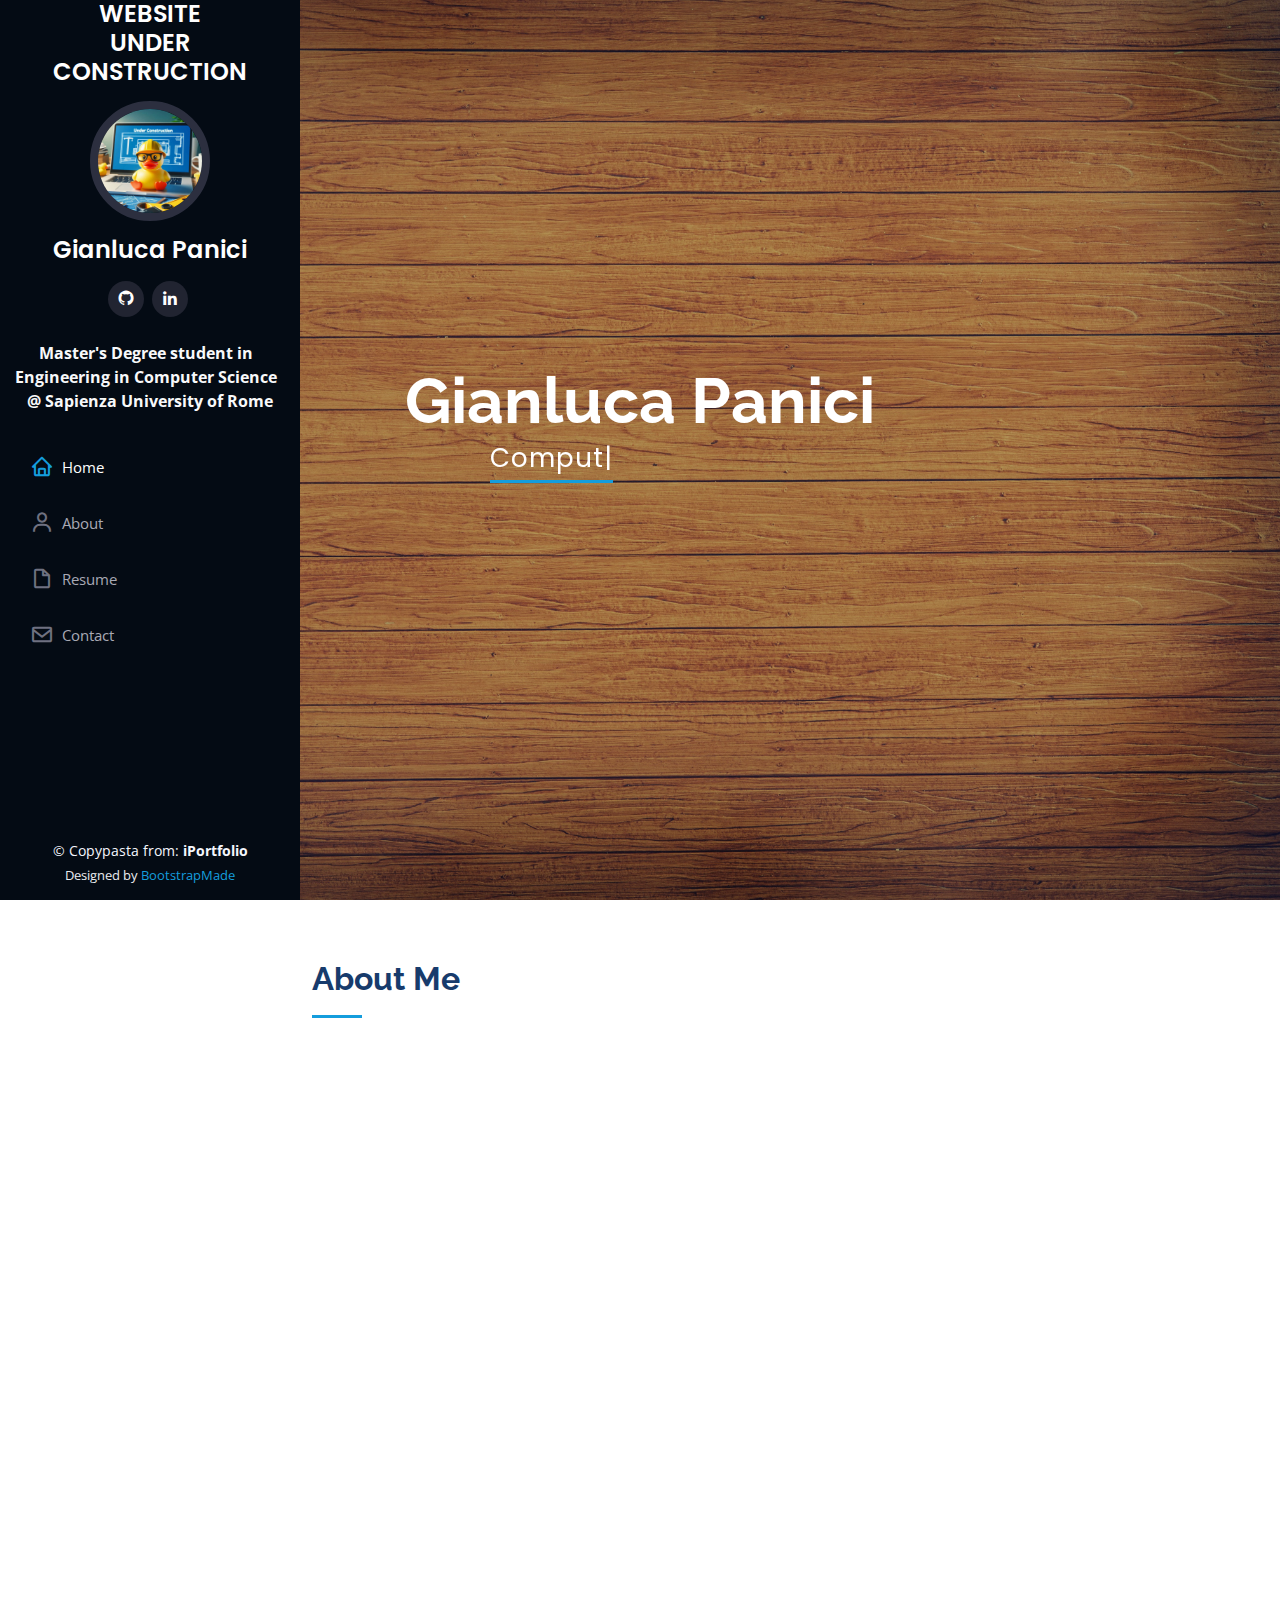
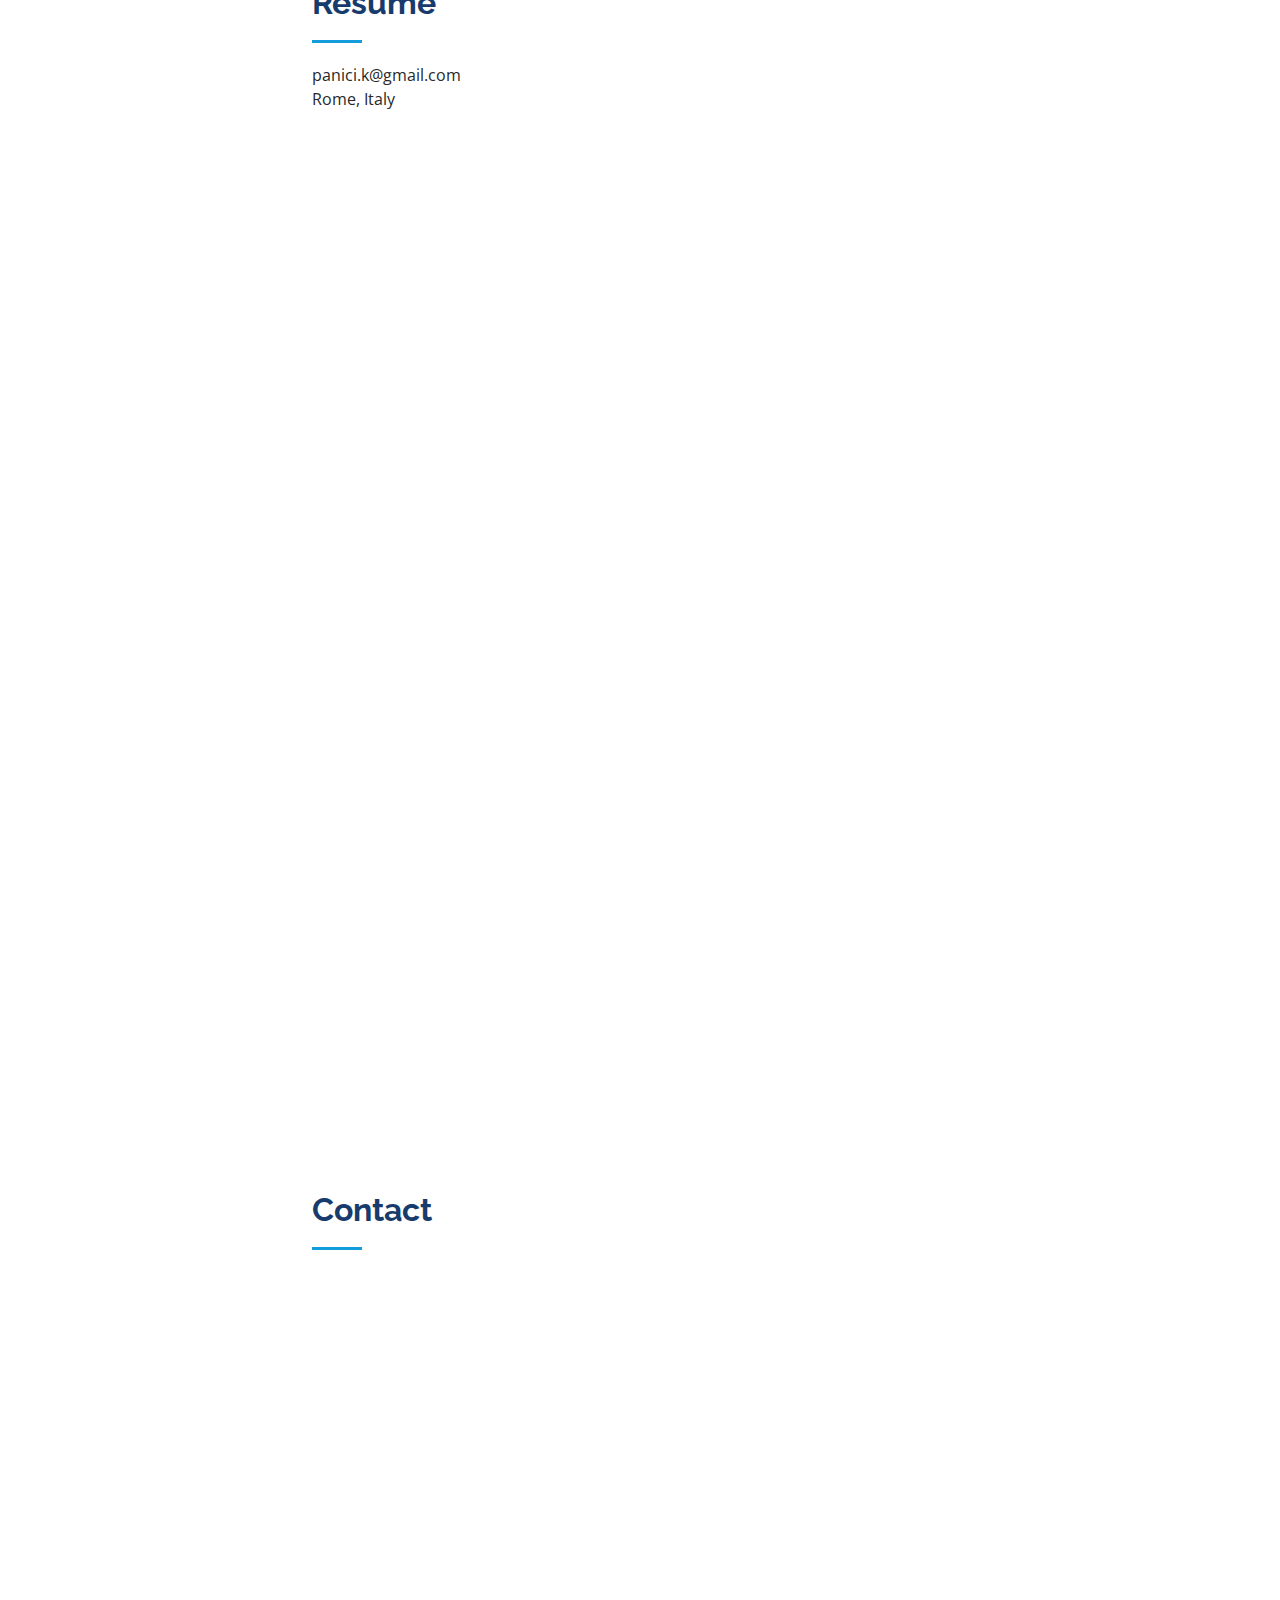
<file: index.html>
<!DOCTYPE html>
<html lang="en">

<head>
  <meta charset="utf-8">
  <meta content="width=device-width, initial-scale=1.0" name="viewport">

  <title>Panici Gianluca</title>
  <meta content="" name="description">
  <meta content="" name="keywords">

  <!-- Favicons -->
  <link href="assets/img/algorithmicon.png" rel="icon">
  <link href="assets/img/algorithmicon.png" rel="apple-touch-icon">

  <!-- Google Fonts -->
  <link href="https://fonts.googleapis.com/css?family=Open+Sans:300,300i,400,400i,600,600i,700,700i|Raleway:300,300i,400,400i,500,500i,600,600i,700,700i|Poppins:300,300i,400,400i,500,500i,600,600i,700,700i" rel="stylesheet">

  <!-- Vendor CSS Files -->
  <link href="assets/vendor/aos/aos.css" rel="stylesheet">
  <link href="assets/vendor/bootstrap/css/bootstrap.min.css" rel="stylesheet">
  <link href="assets/vendor/bootstrap-icons/bootstrap-icons.css" rel="stylesheet">
  <link href="assets/vendor/boxicons/css/boxicons.min.css" rel="stylesheet">
  <link href="assets/vendor/glightbox/css/glightbox.min.css" rel="stylesheet">
  <link href="assets/vendor/swiper/swiper-bundle.min.css" rel="stylesheet">

  <!-- Template Main CSS File -->
  <link href="assets/css/style.css" rel="stylesheet">

  <!-- =======================================================
  * IMPORTANT: I am NOT A WEB DESIGNER. I took this template and modified it for my necessities. For respect's sake I'll leave the producer's information.  
  * Template Name: iPortfolio - v3.7.0
  * Template URL: https://bootstrapmade.com/iportfolio-bootstrap-portfolio-websites-template/
  * Author: BootstrapMade.com
  * License: https://bootstrapmade.com/license/
  ======================================================== -->
</head>

<body>

  <!-- ======= Mobile nav toggle button ======= -->
  <i class="bi bi-list mobile-nav-toggle d-xl-none"></i>

  <!-- ======= Header ======= -->
  <header id="header">
    <div class="d-flex flex-column">

      <div class="profile"> 
        <h1 class="text-light"><a href="index.html">WEBSITE</a></h1>       
        <h1 class="text-light"><a href="index.html">UNDER</a></h1>
        <h1 class="text-light"><a href="index.html">CONSTRUCTION</a></h1>
        <img src="assets/img/profile-img.jpeg" alt="" class="img-fluid rounded-circle">
        <h1 class="text-light"><a href="index.html">Gianluca Panici</a></h1>
        <div class="social-links mt-3 text-center">
          <!--
          <a href="#" class="twitter"><i class="bx bxl-twitter"></i></a>
          <a href="#" class="facebook"><i class="bx bxl-facebook"></i></a>
          <a href="#" class="instagram"><i class="bx bxl-instagram"></i></a>
          <a href="#" class="google-plus"><i class="bx bxl-skype"></i></a>
          -->
          <a href="https://github.com/PanK0" class="githubS"><i class="bx bxl-github"></i></a>
          <a href="https://www.linkedin.com/in/gianluca-panici-452347146/" class="linkedin"><i class="bx bxl-linkedin"></i></a>          
        </div>
        &nbsp;
        <div class="copyright text-light" style="text-align:center" >
          <strong><span>Master's Degree student in &nbsp; Engineering in Computer Science &nbsp; @ Sapienza University of Rome</span></strong>
        </div>
      </div>

      <!-- ======= NAVBAR ======= -->
      <nav id="navbar" class="nav-menu navbar">
        <ul>
          <li><a href="#hero" class="nav-link scrollto active"><i class="bx bx-home"></i> <span>Home</span></a></li>
          <li><a href="#about" class="nav-link scrollto"><i class="bx bx-user"></i> <span>About</span></a></li>
          <li><a href="#resume" class="nav-link scrollto"><i class="bx bx-file-blank"></i> <span>Resume</span></a></li>
          <!--
          <li><a href="#portfolio" class="nav-link scrollto"><i class="bx bx-book-content"></i> <span>My Projects</span></a></li>
          -->
          <li><a href="#contact" class="nav-link scrollto"><i class="bx bx-envelope"></i> <span>Contact</span></a></li>
        </ul>
      </nav><!-- .nav-menu -->
    </div>
  </header><!-- End Header -->

  <!-- ======= Hero Section ======= -->
  <section id="hero" class="d-flex flex-column justify-content-center align-items-center">
    <div class="hero-container" data-aos="fade-in">
      <h1>Gianluca Panici</h1>
    </div>
    <div class="hero-container" data-aos="fade-in">
      <p><span class="typed" data-typed-items="Computer Engineer, Information Specialist, Not only a Developer, Technology Enthusiastic, Hot Peppers Lover, Amateur Pilot, Kickboxing Black Belt, Passionate in Science "></span></p>
    </div>
  </section><!-- End Hero -->

  <main id="main">

    <!-- ======= About Section ======= -->
    <section id="about" class="about">
      <div class="container">

        <div class="section-title">
          <h2>About Me</h2>
          <p> </p>
        </div>

        <div class="row">
          <div class="col-lg-4" data-aos="fade-right">
            <img src="assets/img/profile-img.jpeg" class="img-fluid" alt="">
          </div>
          <!-- ======= EDUCATION ======= -->
          <div class="col-lg-8 pt-4 pt-lg-0 content" data-aos="fade-left">
            <h3>Education</h3>
            <p>
              During the Classical studies I learned how to appreciate ancient history, literature and mythology. I strongly believe that the study of the past is essential to understand the present and somehow the future. In this time I have been elected President of the students for three consecutive years, giving a lot for my school and my mates with a lot of cultural and recreational activities.
              After the High School my studies continued in the computers world: this passion was born for the curiosity's sake because I have always wanted to understand how computers work in all their aspectes. That's why I have choosen Engineering in Computer Science, both for my Bachelor's and Master's Degree.
              I've always been attracted from projecting and programming, and my academic path is driving me into the best way.
            </p>
            <!--
            <p class="fst-italic">
              Lorem ipsum dolor sit amet, consectetur adipiscing elit, sed do eiusmod tempor incididunt ut labore et dolore
              magna aliqua.
            </p>
            -->
            <div class="row">
              <div class="col-lg-6">
                <ul>
                  <li><i class="bi bi-chevron-right"></i> <strong>High School:</strong> <span>Classical Lyceum</span></li>
                  <li><i class="bi bi-chevron-right"></i> <strong>At:</strong> <span>Liceo Classico e Linguistico P. Gobetti, Fondi (LT)</span></li>
                  <li><i class="bi bi-chevron-right"></i> <strong>Roles:</strong> <span>President of the Students for 3 years</span></li>
                  <li><i class="bi bi-chevron-right"></i> <strong>Acquired Skills:</strong> <span>Work organization, communication with superiors and peers</span></li>
                </ul>
              </div>
              <div class="col-lg-6">
                <ul>
                  <li><i class="bi bi-chevron-right"></i> <strong>University:</strong> <span>Engineering in Computer Science</span></li>
                  <li><i class="bi bi-chevron-right"></i> <strong>At:</strong> <span>Sapienza University of Rome</span></li>
                  <li><i class="bi bi-chevron-right"></i> <strong>Degree:</strong> <span>Bachelor's Degree</span></li>
                  <li><i class="bi bi-chevron-right"></i> <strong>Currently enrolled in:</strong> <span>Master's Degree</span></li>
                </ul>
              </div>
            </div>
          </div>

          &nbsp;
          <hr>
          
          <!-- ======= SCIENCE AND TECHNOLOGY ======= -->
          <div class="col-lg-8 pt-4 pt-lg-0 content" data-aos="fade-left">
            <h3>Science and Technology</h3>
            <p>
              Other than my studies, I am passionate about science and technology: I love to stay tuned in new technologies, solutions and ideas that could make this world better.
              From technology to astronomy, passing by biology I like to read more and more to have a nice idea on how the world works.
              I also like to read about cyber security and to teach people around me about the risks and possibilities of the internet: I strongly believe that education is essential for living well in a fully connected world. 
            </p>
            <div class="row">
              <div class="col-lg-6">
                <ul>
                  <li><i class="bi bi-chevron-right"></i> <strong>Attitude:</strong> <span>Curious</span></li>
                  <li><i class="bi bi-chevron-right"></i> <strong>Interested in:</strong> <span>Technology, Astronomy, Biology</span></li>
                  <li><i class="bi bi-chevron-right"></i> <strong>How to make the world better:</strong> <span>Through Science</span></li>
                </ul>
              </div>
              <div class="col-lg-6">
                <ul>
                  <li><i class="bi bi-chevron-right"></i> <strong>Like to stay updated in:</strong> <span>Cybersecurity</span></li>
                  <li><i class="bi bi-chevron-right"></i> <strong>Believe in:</strong> <span>Educational role of Computer Science</span></li>
                </ul>
              </div>
            </div>
          </div>

          &nbsp;
          <hr>
          
          <!-- ======= SKY AND SPACE ======= -->
          <div class="col-lg-8 pt-4 pt-lg-0 content" data-aos="fade-left">
            <h3>Sky and Space</h3>
            <p>
              Since I was a child the sky has always been part of my life: I've grown up always looking up, having fun by learning new stuffs about jet airplanes and dreaming under the stars.
              This close bond with the sky has been my fuel to pursue the dream of flying, that's why I learned to fly as an amateur pilot.
              This quote from Leonardo Da Vinci well describes the realization of my dream:
              <i>“Once you have tasted flight, you will forever walk the earth with your eyes turned skyward, for there you have been, and there you will always long to return.”</i>
              My strong passion for what is above us moves my desire on orienting my studies in order to give my contributions as a Computer Engineer in the aerospace sector: the future is now, and I really want to be part of it.  
            </p>
            <div class="row">
              <div class="col-lg-6">
                <ul>
                  <li><i class="bi bi-chevron-right"></i> <strong>Best achievement:</strong> <span>Learned to fly</span></li>
                  <li><i class="bi bi-chevron-right"></i> <strong>As:</strong> <span>Solo Amateur Pilot</span></li>
                </ul>
              </div>
              <div class="col-lg-6">
                <ul>
                  <li><i class="bi bi-chevron-right"></i> <strong>Passion for:</strong> <span>Sky and Space</span></li>
                  <li><i class="bi bi-chevron-right"></i> <strong>Computer Science well fits with:</strong> <span>Aerospace sector</span></li>
                </ul>
              </div>
            </div>
          </div>

          &nbsp;
          <hr>
          
          <!-- ======= Personal Interests and Experiences ======= -->
          <div class="col-lg-8 pt-4 pt-lg-0 content" data-aos="fade-left">
            <h3>Personal Interests and Experiences</h3>
            <p>
              As I said before, I am proud of myself for making my dream to fly true. To look at the world from above is a very intensive and life-changing experience.
              Other than that, I have the passion of gardening and growing hot peppers: I think that life is like true magic, and plants have taught me that patience and hard work always pay.
              One more thing I like to do in my free time is practicing Kick Boxing: I am a black belt and a qualified trainer in this combat sport and I helped my Master in training our athletes bringing brilliant results in the Italian Championship.
              I am also in the Directive Council of my local Sportive Association, where I sharpened my organizational, communication and planning skills, acting as a trainer, motivator, social media manager, taking care of the public relations and much more.
            </p>
            <div class="row">
              <div class="col-lg-6">
                <ul>
                  <li><i class="bi bi-chevron-right"></i> <strong>Love for:</strong> <span>Plants and Hot Peppers</span></li>
                  <li><i class="bi bi-chevron-right"></i> <strong>The true magic is:</strong> <span>Life</span></li>
                  <li><i class="bi bi-chevron-right"></i> <strong>What always pays:</strong> <span>Patience and Hard Work</span></li>
                </ul>
              </div>
              <div class="col-lg-6">
                <ul>
                  <li><i class="bi bi-chevron-right"></i> <strong>Sport:</strong> <span>Kickboxing</span></li>
                  <li><i class="bi bi-chevron-right"></i> <strong>Level:</strong> <span>Black Belt, Trainer</span></li>
                  <li><i class="bi bi-chevron-right"></i> <strong>Roles in the Team:</strong> <span>Athlete, Trainer, Councilor, Social Media Manager </span></li>
                  <li><i class="bi bi-chevron-right"></i> <strong>Can do:</strong> <span>Organize, Communicate, Plan, Motivate</span></li>
                </ul>
              </div>
            </div>
          </div>

        </div>

      </div>
    </section>
    <!-- End About Section -->

    <!-- ======= Resume Section ======= -->
    <section id="resume" class="resume">
      <div class="container">

        <div class="section-title">
          <h2>Resume</h2>
          <p>panici.k@gmail.com</p>
          <p>Rome, Italy</p>
        </div>

        <div class="row">
          <div class="col-lg-6" data-aos="fade-up">
            <h3 class="resume-title">Summary</h3>
            <div class="resume-item pb-0">
              <h4>Gianluca Panici</h4>
              <p><em>Master's Degree student in Engineering in Computer Science @ Sapienza University of Rome. Tech entusiastic, hot peppers lover.</em></p>
              <ul>
                <li>Rome, Italy</li>
                <li>panici.k@gmail.com</li>
                <li>GitHub: <a href="https://github.com/PanK0">PanK0</a></li>
              </ul>
            </div>

            <!-- EDUCATION -->
            <h3 class="resume-title">Education</h3>
            <div class="resume-item">
              <h4>Master's Degree</h4>
              <p><em>Sapienza University of Rome, Italy</em></p>
              <p>Currently enrolled in Engineering in Computer Science.
                Courses and exams are given in English.
              </p>
            </div>
            <div class="resume-item">
              <h4>Bachelor's Degree</h4>
              <p><em>Sapienza University of Rome, Italy</em></p>
              <h5>100/110</h5>
              <p>Bachelor's Degree in Engineering in Computer Science at Sapienza Università di Roma.</p>
              <p>Thesis title: "Development of a File System based on iNodes" - [<a href="https://github.com/PanK0/iNode-File-System">GITHUB</a>]</p> 
            </div>
            <div class="resume-item">
              <h4>High School</h4>
              <p><em>Classical Lyceum P. Gobetti in Fondi, Italy. </em></p>
              <h5>92/100</h5>
              <p>Elected President of the students for three consecutive years.</p> 
            </div>
          </div>

          <!-- SKILLS AND ABILITIES -->
          <div class="col-lg-6" data-aos="fade-up" data-aos-delay="100">
            <h3 class="resume-title">Skills &amp Abilities</h3>
            <div class="resume-item">
              <h4>Computer related</h4>
              <p><em>What I understand when I am behind a computer</em></p>
              <ul>
                <li>Programming, C, Python, Java, Assembly, SQL</li>
                <li>Algorithm Design, Data Structures</li>
                <li>Information Security, Cryptography, Distributed Systems</li>
                <li>Convolutional Neural Networks, Machine Learning</li>
                <li>Operating Systems, Linux User, Ubuntu User</li>
                <li>Engineering, Logic, Databases</li>
              </ul>
            </div>
            <div class="resume-item">
              <h4>Soft Skills</h4>
              <p><em>Skills acquired in my experiences</em></p>
              <ul>
                <li>Problem Solving, Cold Reasoning</li>
                <li>Team Leading, Team Projects, Deadline Compliance</li>
                <li>Event Organization, Planning, Social Media Management</li>
                <li>Motivational Speaking, Public Speaking</li>
                <li>Technology Enthusiastic, Science Lover</li>
              </ul>
            </div>
            <div class="resume-item">
              <h4>Languages</h4>
              <p><em>Languages in which I can have a conversation, read a book or a scientific paper</em></p>
              <ul>
                <li>Italian</li>
                <li>English</li>
              </ul>
            </div>
          </div>
        </div>

      </div>
    </section><!-- End Resume Section -->

    <!-- 

    <!-- ======= Projects Section ======= 
    <section id="portfolio" class="portfolio section-bg">
      <div class="container">

        <div class="section-title">
          <h2>My Projects</h2>
          <p>Projects I worked on.</p>
        </div>

        <div class="row" data-aos="fade-up">
          <div class="col-lg-12 d-flex justify-content-center">
            <ul id="portfolio-flters">
              <li data-filter="*" class="filter-active">All</li>
              <li data-filter=".filter-se">Software Engineering</li>
              <li data-filter=".filter-nn">Neural Networks</li>
              <li data-filter=".filter-iot">IOT</li>
              <li data-filter=".filter-extra">Extras</li>
            </ul>
          </div>
        </div>

        <div class="row portfolio-container" data-aos="fade-up" data-aos-delay="100">
          
          <!-- inPLACE 
          <div class="col-lg-4 col-md-6 portfolio-item filter-extra filter-se">
            <div class="portfolio-wrap">
              <p><h5>inPlace: a mobile application for geolocated messages</h5></p>
              <img src="assets/img/portfolio/portfolio-inPlace.png" class="img-fluid" alt="" width="329" height="319">
              <div class="portfolio-links">
                <a href="assets/img/portfolio/portfolio-inPlace.png" data-gallery="portfolioGallery" class="portfolio-lightbox" title="inPlace: a mobile application for geolocated messages"> <i class="bx bx-plus"></i></a>
                <a href="pages/portfolio-details-inPlace.html" title="More Details"><i class="bx bx-link"></i></a>
              </div>
            </div>
          </div>

          <!-- LIGHT-SERNET 
          <div class="col-lg-4 col-md-6 portfolio-item filter-nn">
            <div class="portfolio-wrap">
              <p><h5>Light-SERNet: a fully convolutional neural network for speech emotion recognition</h5></p>
              <img src="assets/img/portfolio/portfolio-lightsernet.png" class="img-fluid" alt="" width="329" height="319">
              <div class="portfolio-links">
                <a href="assets/img/portfolio/portfolio-lightsernet.png" data-gallery="portfolioGallery" class="portfolio-lightbox" title="Light-SERNet: A lightweight fully convolutional neural network for speech emotion recognition"> <i class="bx bx-plus"></i></a>
                <a href="pages/portfolio-details-lightsernet.html" title="More Details"><i class="bx bx-link"></i></a>
              </div>
            </div>
          </div>

          <!-- SOFTWARE ENGINEERING 
          <div class="col-lg-4 col-md-6 portfolio-item filter-se">
            <div class="portfolio-wrap">
              <p><h5>Software Engineering Projects &nbsp;</h5></p>
              <img src="assets/img/portfolio/portfolio-softeng.png" class="img-fluid" alt="">
              <div class="portfolio-links">
                <a href="assets/img/portfolio/portfolio-softeng.png" data-gallery="portfolioGallery" class="portfolio-lightbox" title="Software Engineering Projects"><i class="bx bx-plus"></i></a>
                <a href="pages/portfolio-details-softeng.html" title="More Details"><i class="bx bx-link"></i></a>
              </div>
            </div>
          </div>

          <!-- SIGNAL VS MTPROTO ANALYSIS 
          <div class="col-lg-4 col-md-6 portfolio-item filter-extra">
            <div class="portfolio-wrap">
              <p><h5>Signal and MTProto protocols analysis &nbsp;</h5></p>
              <img src="assets/img/portfolio/portfolio-wappvstg.png" class="img-fluid" alt="">
              <div class="portfolio-links">
                <a href="assets/img/portfolio/portfolio-wappvstg.png" data-gallery="portfolioGallery" class="portfolio-lightbox" title="Signal and MTProto protocols analysis"><i class="bx bx-plus"></i></a>
                <a href="pages/portfolio-details-protocols.html" title="More Details"><i class="bx bx-link"></i></a>
              </div>
            </div>
          </div>

          <!-- Convolutional Neural Network 
          <div class="col-lg-4 col-md-6 portfolio-item filter-nn">
            <div class="portfolio-wrap">
              <p><h5>Convolutional Neural Network for image classification</h5></p>
              <img src="assets/img/portfolio/portfolio-cnn.jpg" class="img-fluid" alt="">
              <div class="portfolio-links">
                <a href="assets/img/portfolio/portfolio-cnn.jpg" data-gallery="portfolioGallery" class="portfolio-lightbox" title="Convolutional Neural Network for image classification"> <i class="bx bx-plus"></i></a>
                <a href="pages/portfolio-details-cnn.html" title="More Details"><i class="bx bx-link"></i></a>
              </div>
            </div>
          </div>

          <!-- MOONET 
          <div class="col-lg-4 col-md-6 portfolio-item filter-extra">
            <div class="portfolio-wrap">
              <p><h5>MooNet - A Lunar Surface Network Infrastructure</h5></p>
              <img src="assets/img/portfolio/portfolio-moonet.png" class="img-fluid" alt="">
              <div class="portfolio-links">
                <a href="assets/img/portfolio/portfolio-moonet.png" data-gallery="portfolioGallery" class="portfolio-lightbox" title="MooNet - A Lunar Surface Network Infrastructure"><i class="bx bx-plus"></i></a>
                <a href="pages/portfolio-details-moonet.html" title="More Details"><i class="bx bx-link"></i></a>
              </div>
            </div>
          </div>

          <!-- TALKING CHALKS 
          <div class="col-lg-4 col-md-6 portfolio-item filter-iot">
            <div class="portfolio-wrap">
              <p><h5>Talking Chalks &nbsp;</h5></p>
              <img src="assets/img/portfolio/portfolio-talkingchalks.png" class="img-fluid" alt="">
              <div class="portfolio-links">
                <a href="assets/img/portfolio/portfolio-talkingchalks.png" data-gallery="portfolioGallery" class="portfolio-lightbox" title="Talking Chalks"><i class="bx bx-plus"></i></a>
                <a href="pages/portfolio-details-talkingchalks.html" title="More Details"><i class="bx bx-link"></i></a>
              </div>
            </div>
          </div>
          
          <!-- ENVIRONMENTAL STATIONS
          <div class="col-lg-4 col-md-6 portfolio-item filter-iot">
            <div class="portfolio-wrap">
              <p><h5>Environmental Stations &nbsp;</h5></p>
              <img src="assets/img/portfolio/portfolio-iot.png" class="img-fluid" alt="">
              <div class="portfolio-links">
                <a href="assets/img/portfolio/portfolio-iot.png" data-gallery="portfolioGallery" class="portfolio-lightbox" title="Environmental Stations - IOT Project"><i class="bx bx-plus"></i></a>
                <a href="pages/portfolio-details-envstations.html" title="More Details"><i class="bx bx-link"></i></a>
              </div>
            </div>
          </div>

          <!-- INODE FILE SYSTEM 
          <div class="col-lg-4 col-md-6 portfolio-item filter-se">
            <div class="portfolio-wrap">
              <p><h5>iNode File System &nbsp;</h5></p>
              <img src="assets/img/portfolio/portfolio-inode.png" class="img-fluid" alt="">
              <div class="portfolio-links">
                <a href="assets/img/portfolio/portfolio-inode.png" data-gallery="portfolioGallery" class="portfolio-lightbox" title="File System based on inodes"><i class="bx bx-plus"></i></a>
                <a href="pages/portfolio-details-inodefs.html" title="More Details"><i class="bx bx-link"></i></a>
              </div>
            </div>
          </div>

          <!-- SIMPLE FILE SYSTEM 
          <div class="col-lg-4 col-md-6 portfolio-item filter-se">
            <div class="portfolio-wrap">
              <p><h5>Simple File System &nbsp;</h5></p>
              <img src="assets/img/portfolio/portfolio-linkedlist.jpg" class="img-fluid" alt="">
              <div class="portfolio-links">
                <a href="assets/img/portfolio/portfolio-linkedlist.jpg" data-gallery="portfolioGallery" class="portfolio-lightbox" title="Simple File System based on linked lists"><i class="bx bx-plus"></i></a>
                <a href="pages/portfolio-details-simplefs.html" title="More Details"><i class="bx bx-link"></i></a>
              </div>
            </div>
          </div>

          <!-- OPEN CHALLENGE 
          <div class="col-lg-4 col-md-6 portfolio-item filter-extra">
            <div class="portfolio-wrap">
              <p><h5>Open Challenge &nbsp;</h5></p>
              <img src="assets/img/portfolio/portfolio-openchallenge.png" class="img-fluid" alt="">
              <div class="portfolio-links">
                <a href="assets/img/portfolio/portfolio-openchallenge.png" data-gallery="portfolioGallery" class="portfolio-lightbox" title="Open Challenge"><i class="bx bx-plus"></i></a>
                <a href="pages/portfolio-details-openchallenge.html" title="More Details"><i class="bx bx-link"></i></a>
              </div>
            </div>
          </div>

        </div>

      </div>
    </section><!-- End Portfolio Section -->

    <!-- ======= Contact Section ======= -->
    <section id="contact" class="contact">
      <div class="container" >

        <div class="section-title">
          <h2>Contact</h2>
        </div>

        <div class="row" data-aos="fade-in">

          <div class="col-lg-5 d-flex align-items-stretch">
            <div class="info">
              <div class="address">
                <i class="bi bi-geo-alt"></i>
                <h4>Location:</h4>
                <p>Rome, Italy</p>
              </div>

              <div class="email">
                <i class="bi bi-envelope"></i>
                <h4>Email:</h4>
                <!-- <p>panici.k@gmail.com</p> -->
                 <p>@ @ @</p>
              </div>
              <!--
              <iframe src="https://www.google.com/maps/embed?pb=!1m14!1m8!1m3!1d12097.433213460943!2d-74.0062269!3d40.7101282!3m2!1i1024!2i768!4f13.1!3m3!1m2!1s0x0%3A0xb89d1fe6bc499443!2sDowntown+Conference+Center!5e0!3m2!1smk!2sbg!4v1539943755621" frameborder="0" style="border:0; width: 100%; height: 290px;" allowfullscreen></iframe>
              -->
            </div>

          </div>

        </div>

      </div>
    </section><!-- End Contact Section -->

  </main><!-- End #main -->

  <!-- ======= Footer ======= -->
  <footer id="footer">
    <div class="container">
      <div class="copyright">
        &copy; Copypasta from: <strong><span>iPortfolio</span></strong>
      </div>
      <div class="credits">
        <!-- All the links in the footer should remain intact. -->
        <!-- You can delete the links only if you purchased the pro version. -->
        <!-- Licensing information: https://bootstrapmade.com/license/ -->
        <!-- Purchase the pro version with working PHP/AJAX contact form: https://bootstrapmade.com/iportfolio-bootstrap-portfolio-websites-template/ -->
        Designed by <a href="https://bootstrapmade.com/">BootstrapMade</a>
      </div>
    </div>
  </footer><!-- End  Footer -->

  <a href="#" class="back-to-top d-flex align-items-center justify-content-center"><i class="bi bi-arrow-up-short"></i></a>

  <!-- Vendor JS Files -->
  <script src="assets/vendor/purecounter/purecounter.js"></script>
  <script src="assets/vendor/aos/aos.js"></script>
  <script src="assets/vendor/bootstrap/js/bootstrap.bundle.min.js"></script>
  <script src="assets/vendor/glightbox/js/glightbox.min.js"></script>
  <script src="assets/vendor/isotope-layout/isotope.pkgd.min.js"></script>
  <script src="assets/vendor/swiper/swiper-bundle.min.js"></script>
  <script src="assets/vendor/typed.js/typed.min.js"></script>
  <script src="assets/vendor/waypoints/noframework.waypoints.js"></script>
  <script src="assets/vendor/php-email-form/validate.js"></script>

  <!-- Template Main JS File -->
  <script src="assets/js/main.js"></script>

</body>

</html>
</file>
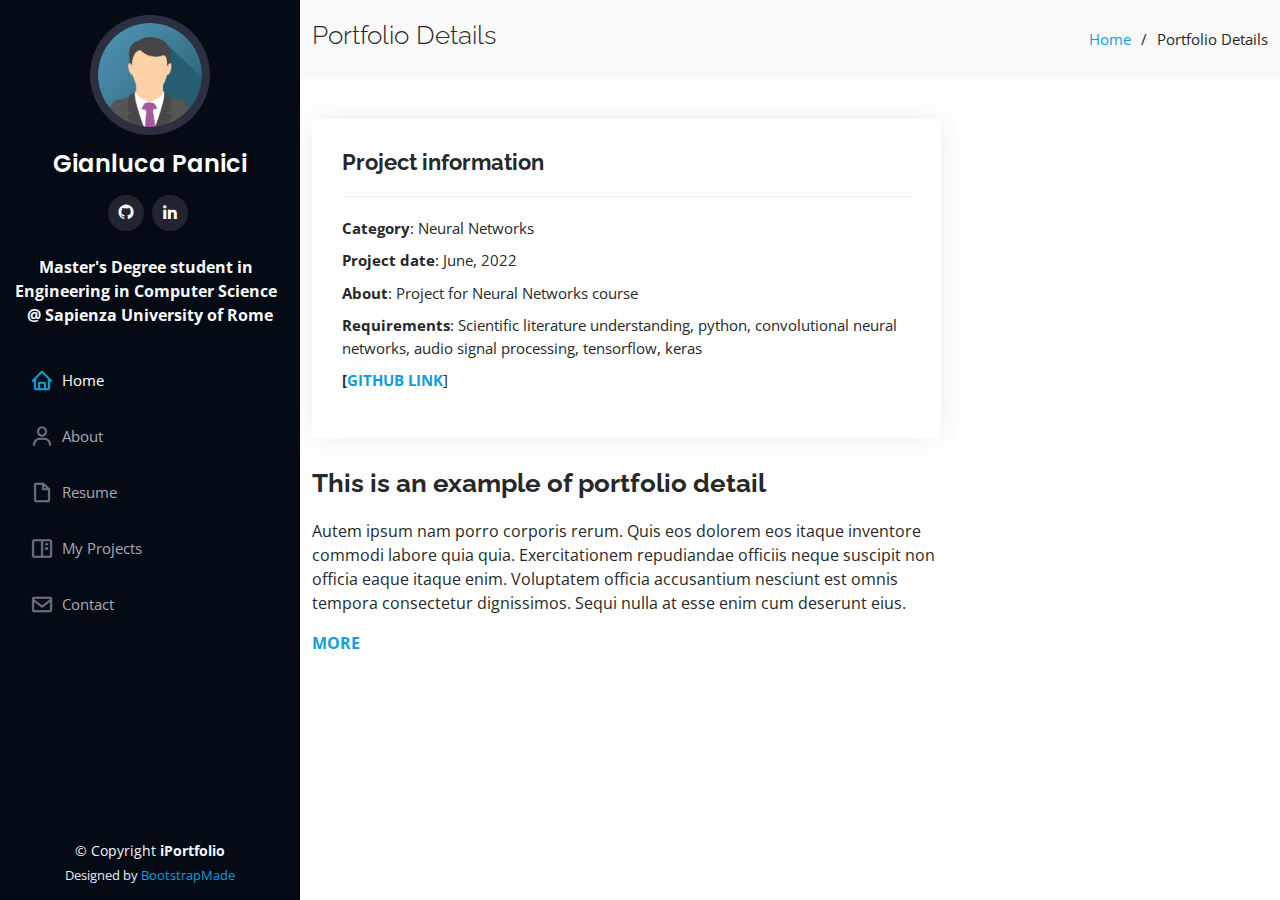
<file: models/portfolio-details.html>
<!DOCTYPE html>
<html lang="en">

<head>
  <meta charset="utf-8">
  <meta content="width=device-width, initial-scale=1.0" name="viewport">

  <title>Panici Gianluca</title>
  <meta content="" name="description">
  <meta content="" name="keywords">

  <!-- Favicons -->
  <link href="../assets/img/algorithmicon.png" rel="icon">
  <link href="../assets/img/algorithmicon.png" rel="apple-touch-icon">

  <!-- Google Fonts -->
  <link href="https://fonts.googleapis.com/css?family=Open+Sans:300,300i,400,400i,600,600i,700,700i|Raleway:300,300i,400,400i,500,500i,600,600i,700,700i|Poppins:300,300i,400,400i,500,500i,600,600i,700,700i" rel="stylesheet">

  <!-- Vendor CSS Files -->
  <link href="../assets/vendor/aos/aos.css" rel="stylesheet">
  <link href="../assets/vendor/bootstrap/css/bootstrap.min.css" rel="stylesheet">
  <link href="../assets/vendor/bootstrap-icons/bootstrap-icons.css" rel="stylesheet">
  <link href="../assets/vendor/boxicons/css/boxicons.min.css" rel="stylesheet">
  <link href="../assets/vendor/glightbox/css/glightbox.min.css" rel="stylesheet">
  <link href="../assets/vendor/swiper/swiper-bundle.min.css" rel="stylesheet">

  <!-- Template Main CSS File -->
  <link href="../assets/css/style.css" rel="stylesheet">

<!-- =======================================================
  * IMPORTANT: I am NOT A WEB DESIGNER. I took this template and modified it for my necessities. For respect's sake I'll leave the producer's information.  
  * Template Name: iPortfolio - v3.7.0
  * Template URL: https://bootstrapmade.com/iportfolio-bootstrap-portfolio-websites-template/
  * Author: BootstrapMade.com
  * License: https://bootstrapmade.com/license/
  ======================================================== -->
</head>

<body>

  <!-- ======= Mobile nav toggle button ======= -->
  <i class="bi bi-list mobile-nav-toggle d-xl-none"></i>

  <!-- ======= Header ======= -->
  <header id="header">
    <div class="d-flex flex-column">

      <div class="profile">
        <img src="../assets/img/profile-img.png" alt="" class="img-fluid rounded-circle">
        <h1 class="text-light"><a href="../index.html">Gianluca Panici</a></h1>
        <div class="social-links mt-3 text-center">
          <!--
          <a href="#" class="twitter"><i class="bx bxl-twitter"></i></a>
          <a href="#" class="facebook"><i class="bx bxl-facebook"></i></a>
          <a href="#" class="instagram"><i class="bx bxl-instagram"></i></a>
          <a href="#" class="google-plus"><i class="bx bxl-skype"></i></a>
          -->
          <a href="https://github.com/PanK0" class="githubS"><i class="bx bxl-github"></i></a>
          <a href="https://www.linkedin.com/in/gianluca-panici-452347146/" class="linkedin"><i class="bx bxl-linkedin"></i></a>          
        </div>
        &nbsp;
        <div class="copyright text-light" style="text-align:center" >
          <strong><span>Master's Degree student in &nbsp; Engineering in Computer Science &nbsp; @ Sapienza University of Rome</span></strong>
        </div>
      </div>

      <!-- ======= NAVBAR ======= -->
      <nav id="navbar" class="nav-menu navbar">
        <ul>
          <li><a href="../index.html#hero" class="nav-link scrollto active"><i class="bx bx-home"></i> <span>Home</span></a></li>
          <li><a href="../index.html#about" class="nav-link scrollto"><i class="bx bx-user"></i> <span>About</span></a></li>
          <li><a href="../index.html#resume" class="nav-link scrollto"><i class="bx bx-file-blank"></i> <span>Resume</span></a></li>
          <li><a href="../index.html#portfolio" class="nav-link scrollto"><i class="bx bx-book-content"></i> <span>My Projects</span></a></li>
          <li><a href="../index.html#contact" class="nav-link scrollto"><i class="bx bx-envelope"></i> <span>Contact</span></a></li>
        </ul>
      </nav><!-- .nav-menu -->
    </div>
  </header><!-- End Header -->

  <main id="main">

    <!-- ======= Breadcrumbs ======= -->
    <section id="breadcrumbs" class="breadcrumbs">
      <div class="container">

        <div class="d-flex justify-content-between align-items-center">
          <h2>Portfolio Details</h2>
          <ol>
            <li><a href="../index.html">Home</a></li>
            <li>Portfolio Details</li>
          </ol>
        </div>

      </div>
    </section><!-- End Breadcrumbs -->

    <!-- ======= Portfolio Details Section ======= -->
    <section id="portfolio-details" class="portfolio-details">
      <div class="container">

        <div class="row gy-4">
          
          <!-- Pictures
          <div class="col-lg-8">
            <div class="portfolio-details-slider swiper">
              <div class="swiper-wrapper align-items-center">

                <div class="swiper-slide">
                  <img src="../assets/img/portfolio/portfolio-details-1.jpg" alt="">
                </div>

                <div class="swiper-slide">
                  <img src="../assets/img/portfolio/portfolio-details-2.jpg" alt="">
                </div>

                <div class="swiper-slide">
                  <img src="../assets/img/portfolio/portfolio-details-3.jpg" alt="">
                </div>

              </div>
              <div class="swiper-pagination"></div>
            </div>
          </div>
        -->

          <div class="col-lg-8">
            <div class="portfolio-info">
              <h3>Project information</h3>
              <ul>
                <li><strong>Category</strong>: Neural Networks</li>
                <li><strong>Project date</strong>: June, 2022</li>
                <li><strong>About</strong>: Project for Neural Networks course</li>
                <li><strong>Requirements</strong>: Scientific literature understanding, python, convolutional neural networks, audio signal processing, tensorflow, keras</li>
                <li><strong>[<a href="https://github.com/PanK0/LIGHT-SERNET" target="_blank">GITHUB LINK</a></strong>]</li>
              </ul>
            </div>
            <div class="portfolio-description">
              <h2>This is an example of portfolio detail</h2>
              <p>
                Autem ipsum nam porro corporis rerum. Quis eos dolorem eos itaque inventore commodi labore quia quia. Exercitationem repudiandae officiis neque suscipit non officia eaque itaque enim. Voluptatem officia accusantium nesciunt est omnis tempora consectetur dignissimos. Sequi nulla at esse enim cum deserunt eius.
              </p>
              <strong><a href="https://github.com/PanK0/LIGHT-SERNET" target="_blank">MORE</a></strong>
            </div>
          </div>

        </div>

      </div>
    </section><!-- End Portfolio Details Section -->

    </main><!-- End #main -->

  <!-- ======= Footer ======= -->
  <footer id="footer">
    <div class="container">
      <div class="copyright">
        &copy; Copyright <strong><span>iPortfolio</span></strong>
      </div>
      <div class="credits">
        <!-- All the links in the footer should remain intact. -->
        <!-- You can delete the links only if you purchased the pro version. -->
        <!-- Licensing information: https://bootstrapmade.com/license/ -->
        <!-- Purchase the pro version with working PHP/AJAX contact form: https://bootstrapmade.com/iportfolio-bootstrap-portfolio-websites-template/ -->
        Designed by <a href="https://bootstrapmade.com/">BootstrapMade</a>
      </div>
    </div>
  </footer><!-- End  Footer -->

  <a href="#" class="back-to-top d-flex align-items-center justify-content-center"><i class="bi bi-arrow-up-short"></i></a>

  <!-- Vendor JS Files -->
  <script src="../assets/vendor/purecounter/purecounter.js"></script>
  <script src="../assets/vendor/aos/aos.js"></script>
  <script src="../assets/vendor/bootstrap/js/bootstrap.bundle.min.js"></script>
  <script src="../assets/vendor/glightbox/js/glightbox.min.js"></script>
  <script src="../assets/vendor/isotope-layout/isotope.pkgd.min.js"></script>
  <script src="../assets/vendor/swiper/swiper-bundle.min.js"></script>
  <script src="../assets/vendor/typed.js/typed.min.js"></script>
  <script src="../assets/vendor/waypoints/noframework.waypoints.js"></script>
  <script src="../assets/vendor/php-email-form/validate.js"></script>

  <!-- Template Main JS File -->
  <script src="../assets/js/main.js"></script>

</body>

</html>
</file>
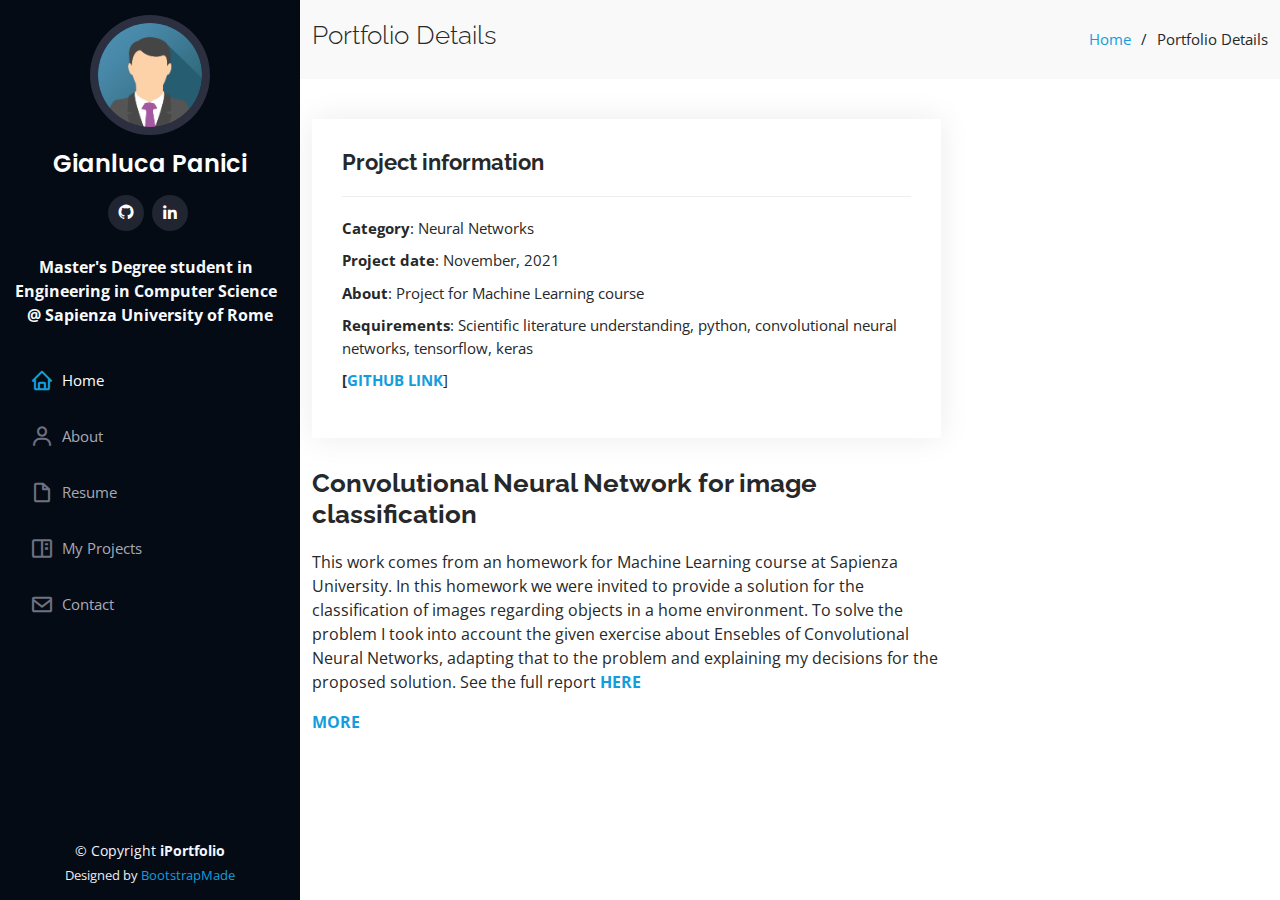
<file: pages/portfolio-details-cnn.html>
<!DOCTYPE html>
<html lang="en">

<head>
  <meta charset="utf-8">
  <meta content="width=device-width, initial-scale=1.0" name="viewport">

  <title>Panici Gianluca</title>
  <meta content="" name="description">
  <meta content="" name="keywords">

  <!-- Favicons -->
  <link href="../assets/img/algorithmicon.png" rel="icon">
  <link href="../assets/img/algorithmicon.png" rel="apple-touch-icon">

  <!-- Google Fonts -->
  <link href="https://fonts.googleapis.com/css?family=Open+Sans:300,300i,400,400i,600,600i,700,700i|Raleway:300,300i,400,400i,500,500i,600,600i,700,700i|Poppins:300,300i,400,400i,500,500i,600,600i,700,700i" rel="stylesheet">

  <!-- Vendor CSS Files -->
  <link href="../assets/vendor/aos/aos.css" rel="stylesheet">
  <link href="../assets/vendor/bootstrap/css/bootstrap.min.css" rel="stylesheet">
  <link href="../assets/vendor/bootstrap-icons/bootstrap-icons.css" rel="stylesheet">
  <link href="../assets/vendor/boxicons/css/boxicons.min.css" rel="stylesheet">
  <link href="../assets/vendor/glightbox/css/glightbox.min.css" rel="stylesheet">
  <link href="../assets/vendor/swiper/swiper-bundle.min.css" rel="stylesheet">

  <!-- Template Main CSS File -->
  <link href="../assets/css/style.css" rel="stylesheet">

<!-- =======================================================
  * IMPORTANT: I am NOT A WEB DESIGNER. I took this template and modified it for my necessities. For respect's sake I'll leave the producer's information.  
  * Template Name: iPortfolio - v3.7.0
  * Template URL: https://bootstrapmade.com/iportfolio-bootstrap-portfolio-websites-template/
  * Author: BootstrapMade.com
  * License: https://bootstrapmade.com/license/
  ======================================================== -->
</head>

<body>

  <!-- ======= Mobile nav toggle button ======= -->
  <i class="bi bi-list mobile-nav-toggle d-xl-none"></i>

  <!-- ======= Header ======= -->
  <header id="header">
    <div class="d-flex flex-column">

      <div class="profile">
        <img src="../assets/img/profile-img.png" alt="" class="img-fluid rounded-circle">
        <h1 class="text-light"><a href="../index.html">Gianluca Panici</a></h1>
        <div class="social-links mt-3 text-center">
          <!--
          <a href="#" class="twitter"><i class="bx bxl-twitter"></i></a>
          <a href="#" class="facebook"><i class="bx bxl-facebook"></i></a>
          <a href="#" class="instagram"><i class="bx bxl-instagram"></i></a>
          <a href="#" class="google-plus"><i class="bx bxl-skype"></i></a>
          -->
          <a href="https://github.com/PanK0" class="githubS"><i class="bx bxl-github"></i></a>
          <a href="https://www.linkedin.com/in/gianluca-panici-452347146/" class="linkedin"><i class="bx bxl-linkedin"></i></a>          
        </div>
        &nbsp;
        <div class="copyright text-light" style="text-align:center" >
          <strong><span>Master's Degree student in &nbsp; Engineering in Computer Science &nbsp; @ Sapienza University of Rome</span></strong>
        </div>
      </div>

      <!-- ======= NAVBAR ======= -->
      <nav id="navbar" class="nav-menu navbar">
        <ul>
          <li><a href="../index.html#hero" class="nav-link scrollto active"><i class="bx bx-home"></i> <span>Home</span></a></li>
          <li><a href="../index.html#about" class="nav-link scrollto"><i class="bx bx-user"></i> <span>About</span></a></li>
          <li><a href="../index.html#resume" class="nav-link scrollto"><i class="bx bx-file-blank"></i> <span>Resume</span></a></li>
          <li><a href="../index.html#portfolio" class="nav-link scrollto"><i class="bx bx-book-content"></i> <span>My Projects</span></a></li>
          <li><a href="../index.html#contact" class="nav-link scrollto"><i class="bx bx-envelope"></i> <span>Contact</span></a></li>
        </ul>
      </nav><!-- .nav-menu -->
    </div>
  </header><!-- End Header -->

  <main id="main">

    <!-- ======= Breadcrumbs ======= -->
    <section id="breadcrumbs" class="breadcrumbs">
      <div class="container">

        <div class="d-flex justify-content-between align-items-center">
          <h2>Portfolio Details</h2>
          <ol>
            <li><a href="../index.html">Home</a></li>
            <li>Portfolio Details</li>
          </ol>
        </div>

      </div>
    </section><!-- End Breadcrumbs -->

    <!-- ======= Portfolio Details Section ======= -->
    <section id="portfolio-details" class="portfolio-details">
      <div class="container">

        <div class="row gy-4">
          
          <!-- Pictures
          <div class="col-lg-8">
            <div class="portfolio-details-slider swiper">
              <div class="swiper-wrapper align-items-center">

                <div class="swiper-slide">
                  <img src="../assets/img/portfolio/portfolio-details-1.jpg" alt="">
                </div>

                <div class="swiper-slide">
                  <img src="../assets/img/portfolio/portfolio-details-2.jpg" alt="">
                </div>

                <div class="swiper-slide">
                  <img src="../assets/img/portfolio/portfolio-details-3.jpg" alt="">
                </div>

              </div>
              <div class="swiper-pagination"></div>
            </div>
          </div>
        -->

          <div class="col-lg-8">
            <div class="portfolio-info">
              <h3>Project information</h3>
              <ul>
                <li><strong>Category</strong>: Neural Networks</li>
                <li><strong>Project date</strong>: November, 2021</li>
                <li><strong>About</strong>: Project for Machine Learning course</li>
                <li><strong>Requirements</strong>: Scientific literature understanding, python, convolutional neural networks, tensorflow, keras</li>
                <li><strong>[<a href="https://github.com/PanK0/Convolutional-Neural-Network" target="_blank">GITHUB LINK</a></strong>]</li>
              </ul>
            </div>
            <div class="portfolio-description">
              <h2>Convolutional Neural Network for image classification</h2>
              <p>
                This work comes from an homework for Machine Learning course at Sapienza University.
                In this homework we were invited to provide a solution for the classification of images regarding objects in a home environment.
                To solve the problem I took into account the given exercise about Ensebles of Convolutional Neural Networks, adapting that to the 
                problem and explaining my decisions for the proposed solution. 

                See the full report <strong><a href="https://github.com/PanK0/Convolutional-Neural-Network/blob/main/Report/report_hw2.pdf" target="_blank">HERE</a></strong>
              </p>
              <strong><a href="https://github.com/PanK0/Convolutional-Neural-Network" target="_blank">MORE</a></strong>
            </div>
          </div>

        </div>

      </div>
    </section><!-- End Portfolio Details Section -->

    </main><!-- End #main -->

  <!-- ======= Footer ======= -->
  <footer id="footer">
    <div class="container">
      <div class="copyright">
        &copy; Copyright <strong><span>iPortfolio</span></strong>
      </div>
      <div class="credits">
        <!-- All the links in the footer should remain intact. -->
        <!-- You can delete the links only if you purchased the pro version. -->
        <!-- Licensing information: https://bootstrapmade.com/license/ -->
        <!-- Purchase the pro version with working PHP/AJAX contact form: https://bootstrapmade.com/iportfolio-bootstrap-portfolio-websites-template/ -->
        Designed by <a href="https://bootstrapmade.com/">BootstrapMade</a>
      </div>
    </div>
  </footer><!-- End  Footer -->

  <a href="#" class="back-to-top d-flex align-items-center justify-content-center"><i class="bi bi-arrow-up-short"></i></a>

  <!-- Vendor JS Files -->
  <script src="../assets/vendor/purecounter/purecounter.js"></script>
  <script src="../assets/vendor/aos/aos.js"></script>
  <script src="../assets/vendor/bootstrap/js/bootstrap.bundle.min.js"></script>
  <script src="../assets/vendor/glightbox/js/glightbox.min.js"></script>
  <script src="../assets/vendor/isotope-layout/isotope.pkgd.min.js"></script>
  <script src="../assets/vendor/swiper/swiper-bundle.min.js"></script>
  <script src="../assets/vendor/typed.js/typed.min.js"></script>
  <script src="../assets/vendor/waypoints/noframework.waypoints.js"></script>
  <script src="../assets/vendor/php-email-form/validate.js"></script>

  <!-- Template Main JS File -->
  <script src="../assets/js/main.js"></script>

</body>

</html>
</file>
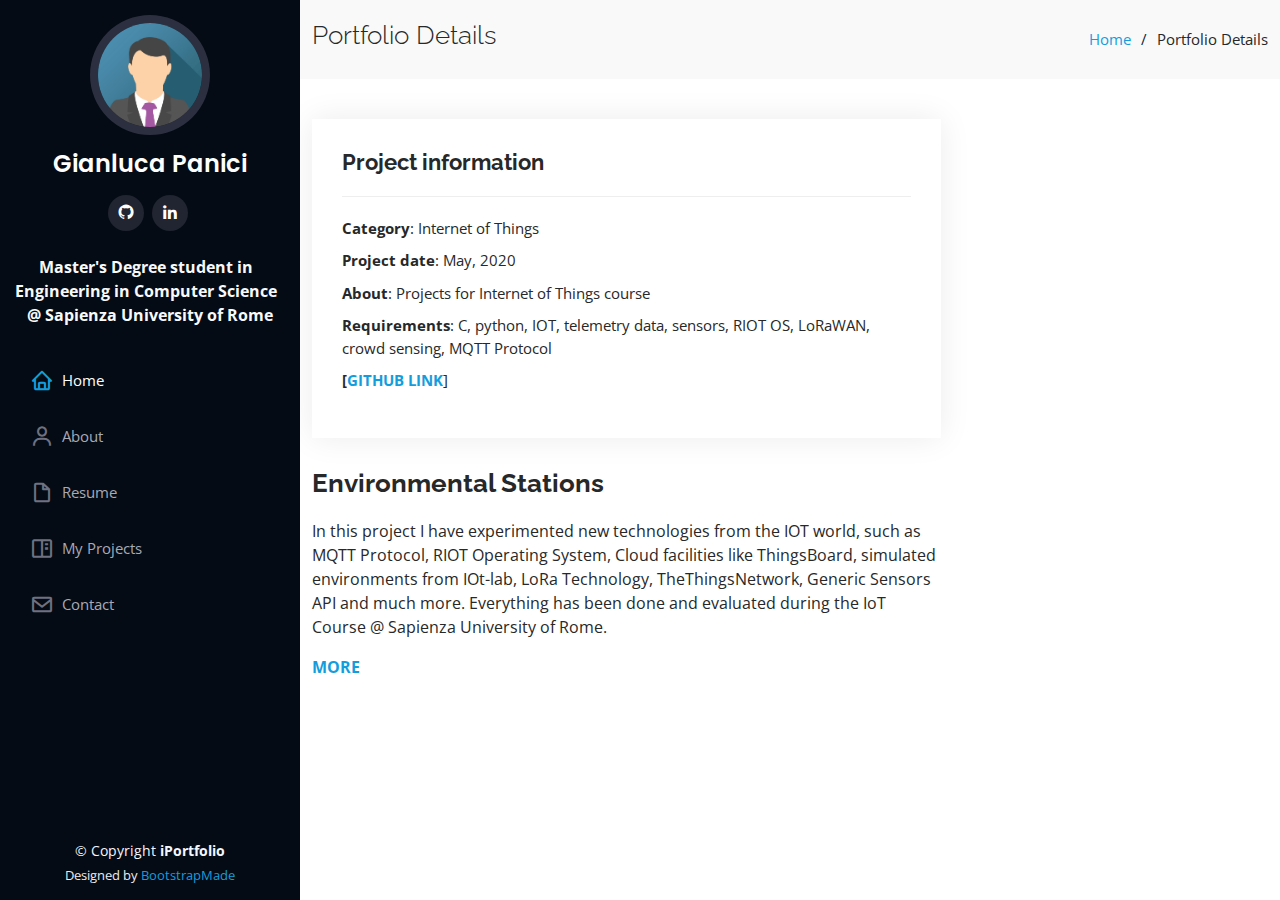
<file: pages/portfolio-details-envstations.html>
<!DOCTYPE html>
<html lang="en">

<head>
  <meta charset="utf-8">
  <meta content="width=device-width, initial-scale=1.0" name="viewport">

  <title>Panici Gianluca</title>
  <meta content="" name="description">
  <meta content="" name="keywords">

  <!-- Favicons -->
  <link href="../assets/img/algorithmicon.png" rel="icon">
  <link href="../assets/img/algorithmicon.png" rel="apple-touch-icon">

  <!-- Google Fonts -->
  <link href="https://fonts.googleapis.com/css?family=Open+Sans:300,300i,400,400i,600,600i,700,700i|Raleway:300,300i,400,400i,500,500i,600,600i,700,700i|Poppins:300,300i,400,400i,500,500i,600,600i,700,700i" rel="stylesheet">

  <!-- Vendor CSS Files -->
  <link href="../assets/vendor/aos/aos.css" rel="stylesheet">
  <link href="../assets/vendor/bootstrap/css/bootstrap.min.css" rel="stylesheet">
  <link href="../assets/vendor/bootstrap-icons/bootstrap-icons.css" rel="stylesheet">
  <link href="../assets/vendor/boxicons/css/boxicons.min.css" rel="stylesheet">
  <link href="../assets/vendor/glightbox/css/glightbox.min.css" rel="stylesheet">
  <link href="../assets/vendor/swiper/swiper-bundle.min.css" rel="stylesheet">

  <!-- Template Main CSS File -->
  <link href="../assets/css/style.css" rel="stylesheet">

<!-- =======================================================
  * IMPORTANT: I am NOT A WEB DESIGNER. I took this template and modified it for my necessities. For respect's sake I'll leave the producer's information.  
  * Template Name: iPortfolio - v3.7.0
  * Template URL: https://bootstrapmade.com/iportfolio-bootstrap-portfolio-websites-template/
  * Author: BootstrapMade.com
  * License: https://bootstrapmade.com/license/
  ======================================================== -->
</head>

<body>

  <!-- ======= Mobile nav toggle button ======= -->
  <i class="bi bi-list mobile-nav-toggle d-xl-none"></i>

  <!-- ======= Header ======= -->
  <header id="header">
    <div class="d-flex flex-column">

      <div class="profile">
        <img src="../assets/img/profile-img.png" alt="" class="img-fluid rounded-circle">
        <h1 class="text-light"><a href="../index.html">Gianluca Panici</a></h1>
        <div class="social-links mt-3 text-center">
          <!--
          <a href="#" class="twitter"><i class="bx bxl-twitter"></i></a>
          <a href="#" class="facebook"><i class="bx bxl-facebook"></i></a>
          <a href="#" class="instagram"><i class="bx bxl-instagram"></i></a>
          <a href="#" class="google-plus"><i class="bx bxl-skype"></i></a>
          -->
          <a href="https://github.com/PanK0" class="githubS"><i class="bx bxl-github"></i></a>
          <a href="https://www.linkedin.com/in/gianluca-panici-452347146/" class="linkedin"><i class="bx bxl-linkedin"></i></a>          
        </div>
        &nbsp;
        <div class="copyright text-light" style="text-align:center" >
          <strong><span>Master's Degree student in &nbsp; Engineering in Computer Science &nbsp; @ Sapienza University of Rome</span></strong>
        </div>
      </div>

      <!-- ======= NAVBAR ======= -->
      <nav id="navbar" class="nav-menu navbar">
        <ul>
          <li><a href="../index.html#hero" class="nav-link scrollto active"><i class="bx bx-home"></i> <span>Home</span></a></li>
          <li><a href="../index.html#about" class="nav-link scrollto"><i class="bx bx-user"></i> <span>About</span></a></li>
          <li><a href="../index.html#resume" class="nav-link scrollto"><i class="bx bx-file-blank"></i> <span>Resume</span></a></li>
          <li><a href="../index.html#portfolio" class="nav-link scrollto"><i class="bx bx-book-content"></i> <span>My Projects</span></a></li>
          <li><a href="../index.html#contact" class="nav-link scrollto"><i class="bx bx-envelope"></i> <span>Contact</span></a></li>
        </ul>
      </nav><!-- .nav-menu -->
    </div>
  </header><!-- End Header -->

  <main id="main">

    <!-- ======= Breadcrumbs ======= -->
    <section id="breadcrumbs" class="breadcrumbs">
      <div class="container">

        <div class="d-flex justify-content-between align-items-center">
          <h2>Portfolio Details</h2>
          <ol>
            <li><a href="../index.html">Home</a></li>
            <li>Portfolio Details</li>
          </ol>
        </div>

      </div>
    </section><!-- End Breadcrumbs -->

    <!-- ======= Portfolio Details Section ======= -->
    <section id="portfolio-details" class="portfolio-details">
      <div class="container">

        <div class="row gy-4">
          
          <!-- Pictures
          <div class="col-lg-8">
            <div class="portfolio-details-slider swiper">
              <div class="swiper-wrapper align-items-center">

                <div class="swiper-slide">
                  <img src="../assets/img/portfolio/portfolio-details-1.jpg" alt="">
                </div>

                <div class="swiper-slide">
                  <img src="../assets/img/portfolio/portfolio-details-2.jpg" alt="">
                </div>

                <div class="swiper-slide">
                  <img src="../assets/img/portfolio/portfolio-details-3.jpg" alt="">
                </div>

              </div>
              <div class="swiper-pagination"></div>
            </div>
          </div>
        -->

          <div class="col-lg-8">
            <div class="portfolio-info">
              <h3>Project information</h3>
              <ul>
                <li><strong>Category</strong>: Internet of Things</li>
                <li><strong>Project date</strong>: May, 2020</li>
                <li><strong>About</strong>: Projects for Internet of Things course</li>
                <li><strong>Requirements</strong>: C, python, IOT, telemetry data, sensors, RIOT OS, LoRaWAN, crowd sensing, MQTT Protocol</li>
                <li><strong>[<a href="https://github.com/PanK0/iot-project" target="_blank">GITHUB LINK</a></strong>]</li>
              </ul>
            </div>
            <div class="portfolio-description">
              <h2>Environmental Stations</h2>
              <p>
                In this project I have experimented new technologies from the IOT world, such as MQTT Protocol, RIOT Operating System, 
                Cloud facilities like ThingsBoard, simulated environments from IOt-lab, LoRa Technology, TheThingsNetwork, Generic Sensors API and much more.
                Everything has been done and evaluated during the IoT Course @ Sapienza University of Rome. 
              </p>
              <strong><a href="https://github.com/PanK0/iot-project" target="_blank">MORE</a></strong>
            </div>
          </div>

        </div>

      </div>
    </section><!-- End Portfolio Details Section -->

    </main><!-- End #main -->

  <!-- ======= Footer ======= -->
  <footer id="footer">
    <div class="container">
      <div class="copyright">
        &copy; Copyright <strong><span>iPortfolio</span></strong>
      </div>
      <div class="credits">
        <!-- All the links in the footer should remain intact. -->
        <!-- You can delete the links only if you purchased the pro version. -->
        <!-- Licensing information: https://bootstrapmade.com/license/ -->
        <!-- Purchase the pro version with working PHP/AJAX contact form: https://bootstrapmade.com/iportfolio-bootstrap-portfolio-websites-template/ -->
        Designed by <a href="https://bootstrapmade.com/">BootstrapMade</a>
      </div>
    </div>
  </footer><!-- End  Footer -->

  <a href="#" class="back-to-top d-flex align-items-center justify-content-center"><i class="bi bi-arrow-up-short"></i></a>

  <!-- Vendor JS Files -->
  <script src="../assets/vendor/purecounter/purecounter.js"></script>
  <script src="../assets/vendor/aos/aos.js"></script>
  <script src="../assets/vendor/bootstrap/js/bootstrap.bundle.min.js"></script>
  <script src="../assets/vendor/glightbox/js/glightbox.min.js"></script>
  <script src="../assets/vendor/isotope-layout/isotope.pkgd.min.js"></script>
  <script src="../assets/vendor/swiper/swiper-bundle.min.js"></script>
  <script src="../assets/vendor/typed.js/typed.min.js"></script>
  <script src="../assets/vendor/waypoints/noframework.waypoints.js"></script>
  <script src="../assets/vendor/php-email-form/validate.js"></script>

  <!-- Template Main JS File -->
  <script src="../assets/js/main.js"></script>

</body>

</html>
</file>
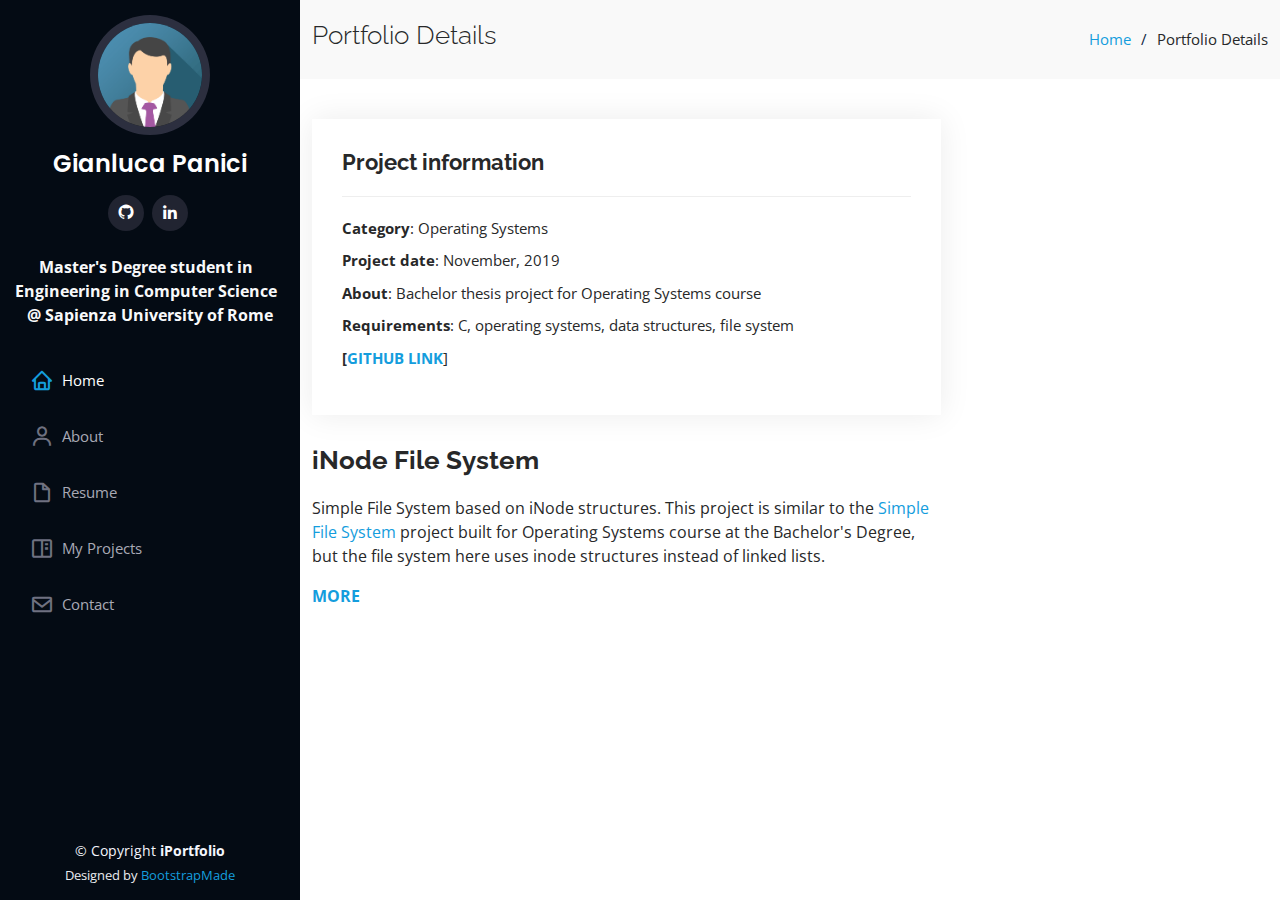
<file: pages/portfolio-details-inodefs.html>
<!DOCTYPE html>
<html lang="en">

<head>
  <meta charset="utf-8">
  <meta content="width=device-width, initial-scale=1.0" name="viewport">

  <title>Panici Gianluca</title>
  <meta content="" name="description">
  <meta content="" name="keywords">

  <!-- Favicons -->
  <link href="../assets/img/algorithmicon.png" rel="icon">
  <link href="../assets/img/algorithmicon.png" rel="apple-touch-icon">

  <!-- Google Fonts -->
  <link href="https://fonts.googleapis.com/css?family=Open+Sans:300,300i,400,400i,600,600i,700,700i|Raleway:300,300i,400,400i,500,500i,600,600i,700,700i|Poppins:300,300i,400,400i,500,500i,600,600i,700,700i" rel="stylesheet">

  <!-- Vendor CSS Files -->
  <link href="../assets/vendor/aos/aos.css" rel="stylesheet">
  <link href="../assets/vendor/bootstrap/css/bootstrap.min.css" rel="stylesheet">
  <link href="../assets/vendor/bootstrap-icons/bootstrap-icons.css" rel="stylesheet">
  <link href="../assets/vendor/boxicons/css/boxicons.min.css" rel="stylesheet">
  <link href="../assets/vendor/glightbox/css/glightbox.min.css" rel="stylesheet">
  <link href="../assets/vendor/swiper/swiper-bundle.min.css" rel="stylesheet">

  <!-- Template Main CSS File -->
  <link href="../assets/css/style.css" rel="stylesheet">

<!-- =======================================================
  * IMPORTANT: I am NOT A WEB DESIGNER. I took this template and modified it for my necessities. For respect's sake I'll leave the producer's information.  
  * Template Name: iPortfolio - v3.7.0
  * Template URL: https://bootstrapmade.com/iportfolio-bootstrap-portfolio-websites-template/
  * Author: BootstrapMade.com
  * License: https://bootstrapmade.com/license/
  ======================================================== -->
</head>

<body>

  <!-- ======= Mobile nav toggle button ======= -->
  <i class="bi bi-list mobile-nav-toggle d-xl-none"></i>

  <!-- ======= Header ======= -->
  <header id="header">
    <div class="d-flex flex-column">

      <div class="profile">
        <img src="../assets/img/profile-img.png" alt="" class="img-fluid rounded-circle">
        <h1 class="text-light"><a href="../index.html">Gianluca Panici</a></h1>
        <div class="social-links mt-3 text-center">
          <!--
          <a href="#" class="twitter"><i class="bx bxl-twitter"></i></a>
          <a href="#" class="facebook"><i class="bx bxl-facebook"></i></a>
          <a href="#" class="instagram"><i class="bx bxl-instagram"></i></a>
          <a href="#" class="google-plus"><i class="bx bxl-skype"></i></a>
          -->
          <a href="https://github.com/PanK0" class="githubS"><i class="bx bxl-github"></i></a>
          <a href="https://www.linkedin.com/in/gianluca-panici-452347146/" class="linkedin"><i class="bx bxl-linkedin"></i></a>          
        </div>
        &nbsp;
        <div class="copyright text-light" style="text-align:center" >
          <strong><span>Master's Degree student in &nbsp; Engineering in Computer Science &nbsp; @ Sapienza University of Rome</span></strong>
        </div>
      </div>

      <!-- ======= NAVBAR ======= -->
      <nav id="navbar" class="nav-menu navbar">
        <ul>
          <li><a href="../index.html#hero" class="nav-link scrollto active"><i class="bx bx-home"></i> <span>Home</span></a></li>
          <li><a href="../index.html#about" class="nav-link scrollto"><i class="bx bx-user"></i> <span>About</span></a></li>
          <li><a href="../index.html#resume" class="nav-link scrollto"><i class="bx bx-file-blank"></i> <span>Resume</span></a></li>
          <li><a href="../index.html#portfolio" class="nav-link scrollto"><i class="bx bx-book-content"></i> <span>My Projects</span></a></li>
          <li><a href="../index.html#contact" class="nav-link scrollto"><i class="bx bx-envelope"></i> <span>Contact</span></a></li>
        </ul>
      </nav><!-- .nav-menu -->
    </div>
  </header><!-- End Header -->

  <main id="main">

    <!-- ======= Breadcrumbs ======= -->
    <section id="breadcrumbs" class="breadcrumbs">
      <div class="container">

        <div class="d-flex justify-content-between align-items-center">
          <h2>Portfolio Details</h2>
          <ol>
            <li><a href="../index.html">Home</a></li>
            <li>Portfolio Details</li>
          </ol>
        </div>

      </div>
    </section><!-- End Breadcrumbs -->

    <!-- ======= Portfolio Details Section ======= -->
    <section id="portfolio-details" class="portfolio-details">
      <div class="container">

        <div class="row gy-4">
          
          <!-- Pictures
          <div class="col-lg-8">
            <div class="portfolio-details-slider swiper">
              <div class="swiper-wrapper align-items-center">

                <div class="swiper-slide">
                  <img src="../assets/img/portfolio/portfolio-details-1.jpg" alt="">
                </div>

                <div class="swiper-slide">
                  <img src="../assets/img/portfolio/portfolio-details-2.jpg" alt="">
                </div>

                <div class="swiper-slide">
                  <img src="../assets/img/portfolio/portfolio-details-3.jpg" alt="">
                </div>

              </div>
              <div class="swiper-pagination"></div>
            </div>
          </div>
        -->

          <div class="col-lg-8">
            <div class="portfolio-info">
              <h3>Project information</h3>
              <ul>
                <li><strong>Category</strong>: Operating Systems</li>
                <li><strong>Project date</strong>: November, 2019</li>
                <li><strong>About</strong>: Bachelor thesis project for Operating Systems course</li>
                <li><strong>Requirements</strong>: C, operating systems, data structures, file system</li>
                <li><strong>[<a href="https://github.com/PanK0/iNode-File-System" target="_blank">GITHUB LINK</a></strong>]</li>
              </ul>
            </div>
            <div class="portfolio-description">
              <h2>iNode File System</h2>
              <p>
                Simple File System based on iNode structures.
                This project is similar to the <a href="https://github.com/PanK0/Simple-File-System" target="_blank">Simple File System</a> project built for Operating Systems course at the Bachelor's Degree, 
                but the file system here uses inode structures instead of linked lists.
              </p>
              <strong><a href="https://github.com/PanK0/iNode-File-System" target="_blank">MORE</a></strong>
            </div>
          </div>

        </div>

      </div>
    </section><!-- End Portfolio Details Section -->

    </main><!-- End #main -->

  <!-- ======= Footer ======= -->
  <footer id="footer">
    <div class="container">
      <div class="copyright">
        &copy; Copyright <strong><span>iPortfolio</span></strong>
      </div>
      <div class="credits">
        <!-- All the links in the footer should remain intact. -->
        <!-- You can delete the links only if you purchased the pro version. -->
        <!-- Licensing information: https://bootstrapmade.com/license/ -->
        <!-- Purchase the pro version with working PHP/AJAX contact form: https://bootstrapmade.com/iportfolio-bootstrap-portfolio-websites-template/ -->
        Designed by <a href="https://bootstrapmade.com/">BootstrapMade</a>
      </div>
    </div>
  </footer><!-- End  Footer -->

  <a href="#" class="back-to-top d-flex align-items-center justify-content-center"><i class="bi bi-arrow-up-short"></i></a>

  <!-- Vendor JS Files -->
  <script src="../assets/vendor/purecounter/purecounter.js"></script>
  <script src="../assets/vendor/aos/aos.js"></script>
  <script src="../assets/vendor/bootstrap/js/bootstrap.bundle.min.js"></script>
  <script src="../assets/vendor/glightbox/js/glightbox.min.js"></script>
  <script src="../assets/vendor/isotope-layout/isotope.pkgd.min.js"></script>
  <script src="../assets/vendor/swiper/swiper-bundle.min.js"></script>
  <script src="../assets/vendor/typed.js/typed.min.js"></script>
  <script src="../assets/vendor/waypoints/noframework.waypoints.js"></script>
  <script src="../assets/vendor/php-email-form/validate.js"></script>

  <!-- Template Main JS File -->
  <script src="../assets/js/main.js"></script>

</body>

</html>
</file>
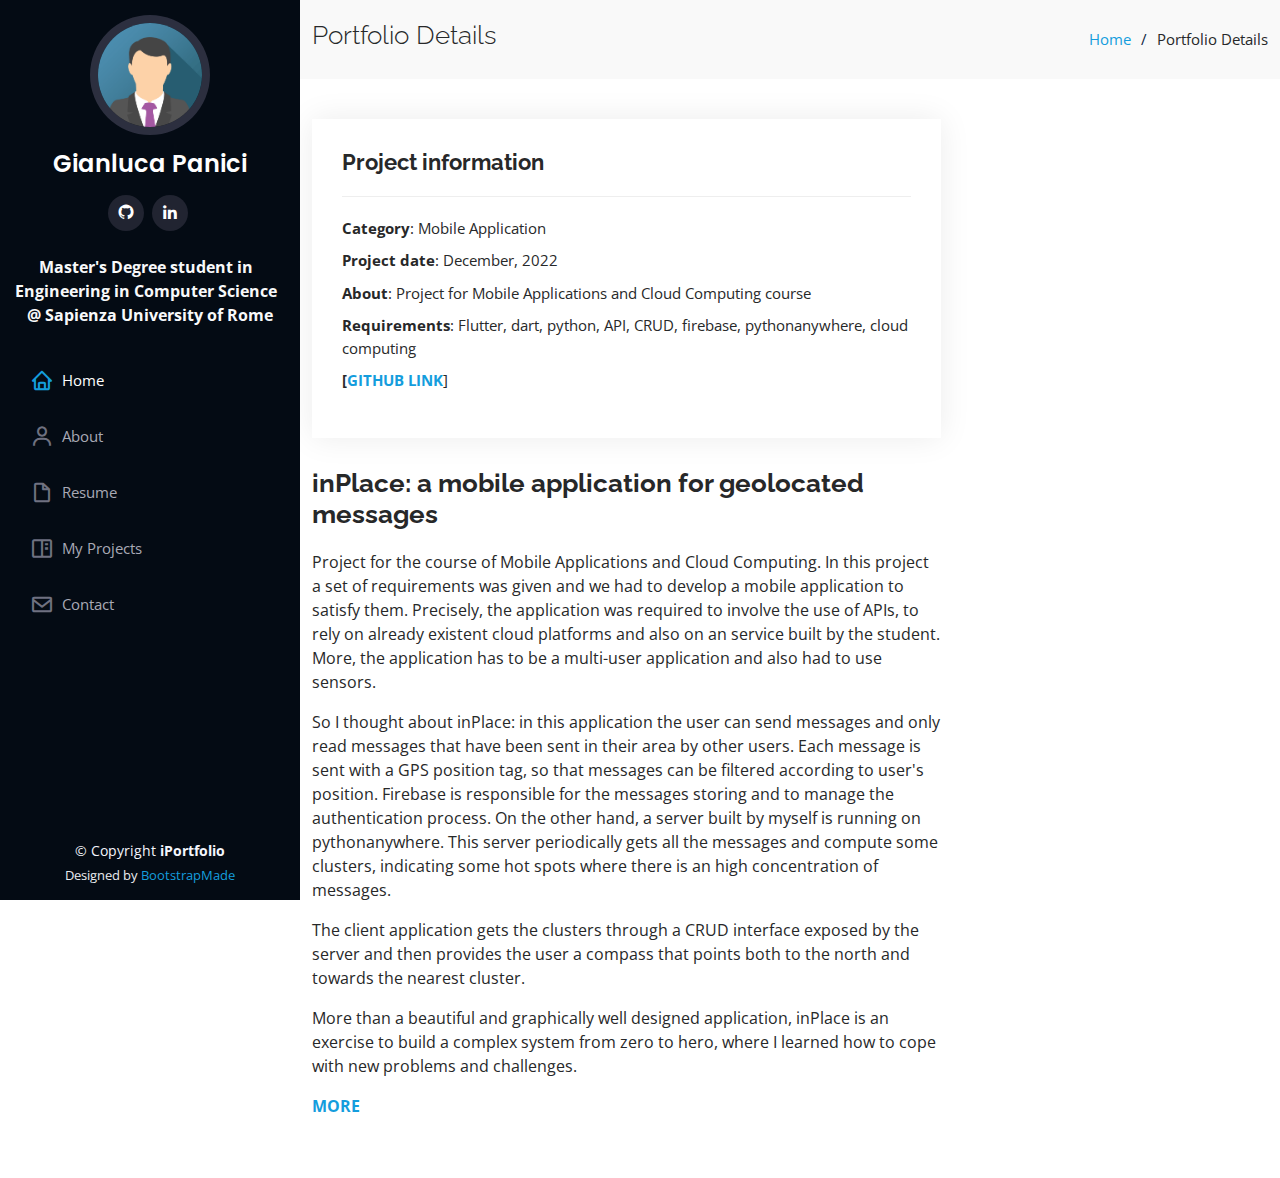
<file: pages/portfolio-details-inPlace.html>
<!DOCTYPE html>
<html lang="en">

<head>
  <meta charset="utf-8">
  <meta content="width=device-width, initial-scale=1.0" name="viewport">

  <title>Panici Gianluca</title>
  <meta content="" name="description">
  <meta content="" name="keywords">

  <!-- Favicons -->
  <link href="../assets/img/algorithmicon.png" rel="icon">
  <link href="../assets/img/algorithmicon.png" rel="apple-touch-icon">

  <!-- Google Fonts -->
  <link href="https://fonts.googleapis.com/css?family=Open+Sans:300,300i,400,400i,600,600i,700,700i|Raleway:300,300i,400,400i,500,500i,600,600i,700,700i|Poppins:300,300i,400,400i,500,500i,600,600i,700,700i" rel="stylesheet">

  <!-- Vendor CSS Files -->
  <link href="../assets/vendor/aos/aos.css" rel="stylesheet">
  <link href="../assets/vendor/bootstrap/css/bootstrap.min.css" rel="stylesheet">
  <link href="../assets/vendor/bootstrap-icons/bootstrap-icons.css" rel="stylesheet">
  <link href="../assets/vendor/boxicons/css/boxicons.min.css" rel="stylesheet">
  <link href="../assets/vendor/glightbox/css/glightbox.min.css" rel="stylesheet">
  <link href="../assets/vendor/swiper/swiper-bundle.min.css" rel="stylesheet">

  <!-- Template Main CSS File -->
  <link href="../assets/css/style.css" rel="stylesheet">

<!-- =======================================================
  * IMPORTANT: I am NOT A WEB DESIGNER. I took this template and modified it for my necessities. For respect's sake I'll leave the producer's information.  
  * Template Name: iPortfolio - v3.7.0
  * Template URL: https://bootstrapmade.com/iportfolio-bootstrap-portfolio-websites-template/
  * Author: BootstrapMade.com
  * License: https://bootstrapmade.com/license/
  ======================================================== -->
</head>

<body>

  <!-- ======= Mobile nav toggle button ======= -->
  <i class="bi bi-list mobile-nav-toggle d-xl-none"></i>

  <!-- ======= Header ======= -->
  <header id="header">
    <div class="d-flex flex-column">

      <div class="profile">
        <img src="../assets/img/profile-img.png" alt="" class="img-fluid rounded-circle">
        <h1 class="text-light"><a href="../index.html">Gianluca Panici</a></h1>
        <div class="social-links mt-3 text-center">
          <!--
          <a href="#" class="twitter"><i class="bx bxl-twitter"></i></a>
          <a href="#" class="facebook"><i class="bx bxl-facebook"></i></a>
          <a href="#" class="instagram"><i class="bx bxl-instagram"></i></a>
          <a href="#" class="google-plus"><i class="bx bxl-skype"></i></a>
          -->
          <a href="https://github.com/PanK0" class="githubS"><i class="bx bxl-github"></i></a>
          <a href="https://www.linkedin.com/in/gianluca-panici-452347146/" class="linkedin"><i class="bx bxl-linkedin"></i></a>          
        </div>
        &nbsp;
        <div class="copyright text-light" style="text-align:center" >
          <strong><span>Master's Degree student in &nbsp; Engineering in Computer Science &nbsp; @ Sapienza University of Rome</span></strong>
        </div>
      </div>

      <!-- ======= NAVBAR ======= -->
      <nav id="navbar" class="nav-menu navbar">
        <ul>
          <li><a href="../index.html#hero" class="nav-link scrollto active"><i class="bx bx-home"></i> <span>Home</span></a></li>
          <li><a href="../index.html#about" class="nav-link scrollto"><i class="bx bx-user"></i> <span>About</span></a></li>
          <li><a href="../index.html#resume" class="nav-link scrollto"><i class="bx bx-file-blank"></i> <span>Resume</span></a></li>
          <li><a href="../index.html#portfolio" class="nav-link scrollto"><i class="bx bx-book-content"></i> <span>My Projects</span></a></li>
          <li><a href="../index.html#contact" class="nav-link scrollto"><i class="bx bx-envelope"></i> <span>Contact</span></a></li>
        </ul>
      </nav><!-- .nav-menu -->
    </div>
  </header><!-- End Header -->

  <main id="main">

    <!-- ======= Breadcrumbs ======= -->
    <section id="breadcrumbs" class="breadcrumbs">
      <div class="container">

        <div class="d-flex justify-content-between align-items-center">
          <h2>Portfolio Details</h2>
          <ol>
            <li><a href="../index.html">Home</a></li>
            <li>Portfolio Details</li>
          </ol>
        </div>

      </div>
    </section><!-- End Breadcrumbs -->

    <!-- ======= Portfolio Details Section ======= -->
    <section id="portfolio-details" class="portfolio-details">
      <div class="container">

        <div class="row gy-4">
          
          <!-- Pictures
          <div class="col-lg-8">
            <div class="portfolio-details-slider swiper">
              <div class="swiper-wrapper align-items-center">

                <div class="swiper-slide">
                  <img src="../assets/img/portfolio/portfolio-details-1.jpg" alt="">
                </div>

                <div class="swiper-slide">
                  <img src="../assets/img/portfolio/portfolio-details-2.jpg" alt="">
                </div>

                <div class="swiper-slide">
                  <img src="../assets/img/portfolio/portfolio-details-3.jpg" alt="">
                </div>

              </div>
              <div class="swiper-pagination"></div>
            </div>
          </div>
        -->

          <div class="col-lg-8">
            <div class="portfolio-info">
              <h3>Project information</h3>
              <ul>
                <li><strong>Category</strong>: Mobile Application</li>
                <li><strong>Project date</strong>: December, 2022</li>
                <li><strong>About</strong>: Project for Mobile Applications and Cloud Computing course</li>
                <li><strong>Requirements</strong>: Flutter, dart, python, API, CRUD, firebase, pythonanywhere, cloud computing</li>
                <li><strong>[<a href="https://github.com/PanK0/inPlace" target="_blank">GITHUB LINK</a></strong>]</li>
              </ul>
            </div>
            <div class="portfolio-description">
              <h2>inPlace: a mobile application for geolocated messages</h2>
              <p>
                Project for the course of Mobile Applications and Cloud Computing.
                In this project a set of requirements was given and we had to develop a mobile application to satisfy them.
                Precisely, the application was required to involve the use of APIs, to rely on already existent cloud platforms and also on an service built by the student.
                More, the application has to be a multi-user application and also had to use sensors.
              </p>
              <p>
                So I thought about inPlace: in this application the user can send messages and only read messages that have been sent in their area by other users. 
                Each message is sent with a GPS position tag, so that messages can be filtered according to user's position.
                Firebase is responsible for the messages storing and to manage the authentication process.
                On the other hand, a server built by myself is running on pythonanywhere. This server periodically gets all the messages and compute some clusters, indicating some hot spots where there is an high concentration of messages.
              </p>
              <p>
                The client application gets the clusters through a CRUD interface exposed by the server and then provides the user a compass that points both to the north and towards the nearest cluster.
              </p>
              <p>
                More than a beautiful and graphically well designed application, inPlace is an exercise to build a complex system from zero to hero, where I learned how to cope with new problems and challenges.

              </p>
              <strong><a href="https://github.com/PanK0/inPlace" target="_blank">MORE</a></strong>
            </div>
          </div>

        </div>

      </div>
    </section><!-- End Portfolio Details Section -->

    </main><!-- End #main -->

  <!-- ======= Footer ======= -->
  <footer id="footer">
    <div class="container">
      <div class="copyright">
        &copy; Copyright <strong><span>iPortfolio</span></strong>
      </div>
      <div class="credits">
        <!-- All the links in the footer should remain intact. -->
        <!-- You can delete the links only if you purchased the pro version. -->
        <!-- Licensing information: https://bootstrapmade.com/license/ -->
        <!-- Purchase the pro version with working PHP/AJAX contact form: https://bootstrapmade.com/iportfolio-bootstrap-portfolio-websites-template/ -->
        Designed by <a href="https://bootstrapmade.com/">BootstrapMade</a>
      </div>
    </div>
  </footer><!-- End  Footer -->

  <a href="#" class="back-to-top d-flex align-items-center justify-content-center"><i class="bi bi-arrow-up-short"></i></a>

  <!-- Vendor JS Files -->
  <script src="../assets/vendor/purecounter/purecounter.js"></script>
  <script src="../assets/vendor/aos/aos.js"></script>
  <script src="../assets/vendor/bootstrap/js/bootstrap.bundle.min.js"></script>
  <script src="../assets/vendor/glightbox/js/glightbox.min.js"></script>
  <script src="../assets/vendor/isotope-layout/isotope.pkgd.min.js"></script>
  <script src="../assets/vendor/swiper/swiper-bundle.min.js"></script>
  <script src="../assets/vendor/typed.js/typed.min.js"></script>
  <script src="../assets/vendor/waypoints/noframework.waypoints.js"></script>
  <script src="../assets/vendor/php-email-form/validate.js"></script>

  <!-- Template Main JS File -->
  <script src="../assets/js/main.js"></script>

</body>

</html>
</file>
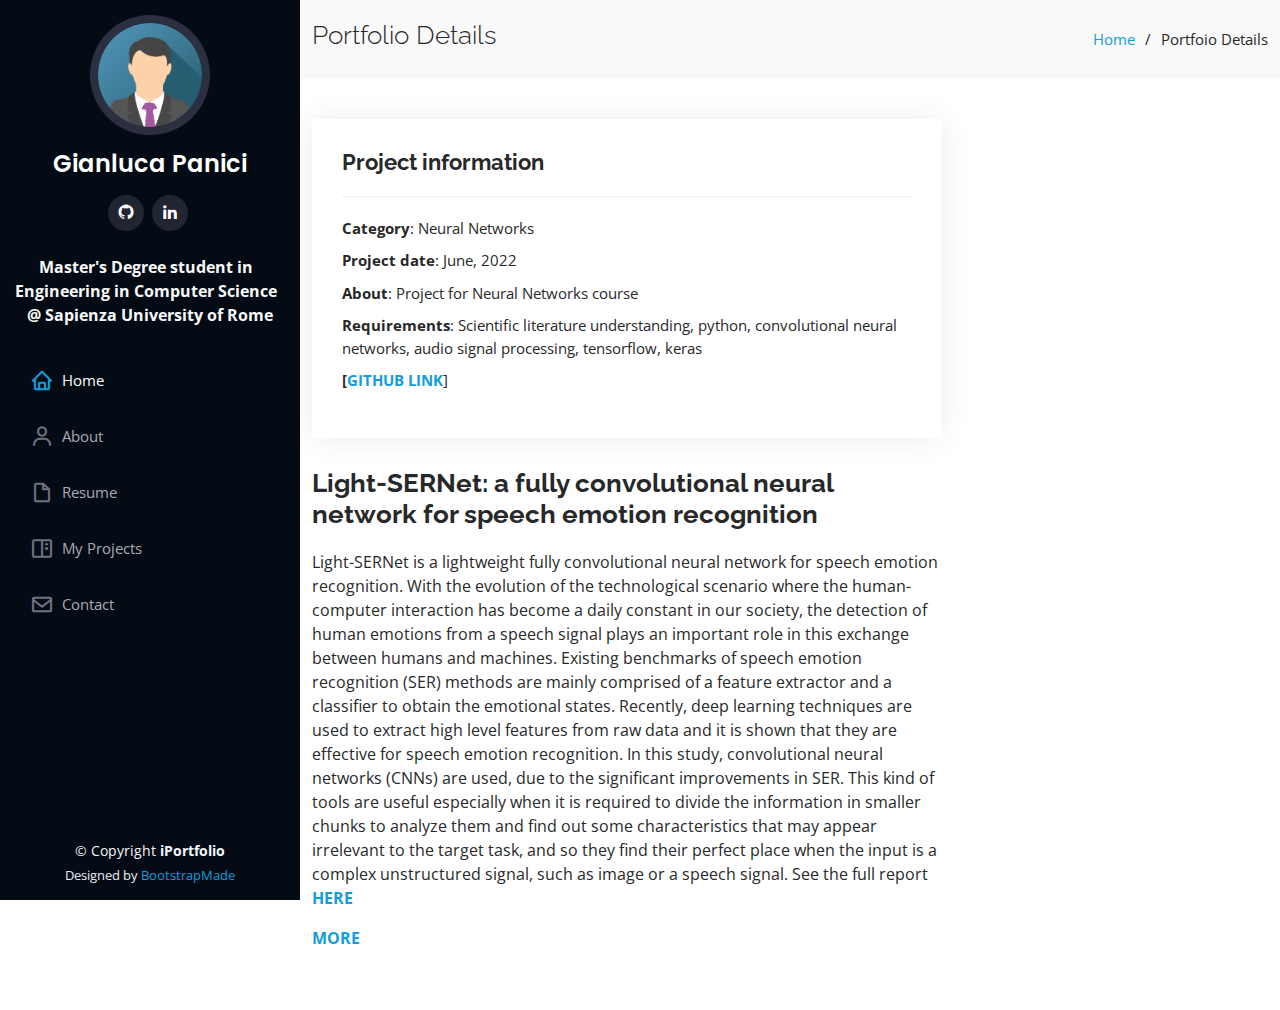
<file: pages/portfolio-details-lightsernet.html>
<!DOCTYPE html>
<html lang="en">

<head>
  <meta charset="utf-8">
  <meta content="width=device-width, initial-scale=1.0" name="viewport">

  <title>Panici Gianluca</title>
  <meta content="" name="description">
  <meta content="" name="keywords">

  <!-- Favicons -->
  <link href="../assets/img/algorithmicon.png" rel="icon">
  <link href="../assets/img/algorithmicon.png" rel="apple-touch-icon">

  <!-- Google Fonts -->
  <link href="https://fonts.googleapis.com/css?family=Open+Sans:300,300i,400,400i,600,600i,700,700i|Raleway:300,300i,400,400i,500,500i,600,600i,700,700i|Poppins:300,300i,400,400i,500,500i,600,600i,700,700i" rel="stylesheet">

  <!-- Vendor CSS Files -->
  <link href="../assets/vendor/aos/aos.css" rel="stylesheet">
  <link href="../assets/vendor/bootstrap/css/bootstrap.min.css" rel="stylesheet">
  <link href="../assets/vendor/bootstrap-icons/bootstrap-icons.css" rel="stylesheet">
  <link href="../assets/vendor/boxicons/css/boxicons.min.css" rel="stylesheet">
  <link href="../assets/vendor/glightbox/css/glightbox.min.css" rel="stylesheet">
  <link href="../assets/vendor/swiper/swiper-bundle.min.css" rel="stylesheet">

  <!-- Template Main CSS File -->
  <link href="../assets/css/style.css" rel="stylesheet">

<!-- =======================================================
  * IMPORTANT: I am NOT A WEB DESIGNER. I took this template and modified it for my necessities. For respect's sake I'll leave the producer's information.  
  * Template Name: iPortfolio - v3.7.0
  * Template URL: https://bootstrapmade.com/iportfolio-bootstrap-portfolio-websites-template/
  * Author: BootstrapMade.com
  * License: https://bootstrapmade.com/license/
  ======================================================== -->
</head>

<body>

  <!-- ======= Mobile nav toggle button ======= -->
  <i class="bi bi-list mobile-nav-toggle d-xl-none"></i>

  <!-- ======= Header ======= -->
  <header id="header">
    <div class="d-flex flex-column">

      <div class="profile">
        <img src="../assets/img/profile-img.png" alt="" class="img-fluid rounded-circle">
        <h1 class="text-light"><a href="../index.html">Gianluca Panici</a></h1>
        <div class="social-links mt-3 text-center">
          <!--
          <a href="#" class="twitter"><i class="bx bxl-twitter"></i></a>
          <a href="#" class="facebook"><i class="bx bxl-facebook"></i></a>
          <a href="#" class="instagram"><i class="bx bxl-instagram"></i></a>
          <a href="#" class="google-plus"><i class="bx bxl-skype"></i></a>
          -->
          <a href="https://github.com/PanK0" class="githubS"><i class="bx bxl-github"></i></a>
          <a href="https://www.linkedin.com/in/gianluca-panici-452347146/" class="linkedin"><i class="bx bxl-linkedin"></i></a>          
        </div>
        &nbsp;
        <div class="copyright text-light" style="text-align:center" >
          <strong><span>Master's Degree student in &nbsp; Engineering in Computer Science &nbsp; @ Sapienza University of Rome</span></strong>
        </div>
      </div>

      <!-- ======= NAVBAR ======= -->
      <nav id="navbar" class="nav-menu navbar">
        <ul>
          <li><a href="../index.html#hero" class="nav-link scrollto active"><i class="bx bx-home"></i> <span>Home</span></a></li>
          <li><a href="../index.html#about" class="nav-link scrollto"><i class="bx bx-user"></i> <span>About</span></a></li>
          <li><a href="../index.html#resume" class="nav-link scrollto"><i class="bx bx-file-blank"></i> <span>Resume</span></a></li>
          <li><a href="../index.html#portfolio" class="nav-link scrollto"><i class="bx bx-book-content"></i> <span>My Projects</span></a></li>
          <li><a href="../index.html#contact" class="nav-link scrollto"><i class="bx bx-envelope"></i> <span>Contact</span></a></li>
        </ul>
      </nav><!-- .nav-menu -->
    </div>
  </header><!-- End Header -->

  <main id="main">

    <!-- ======= Breadcrumbs ======= -->
    <section id="breadcrumbs" class="breadcrumbs">
      <div class="container">

        <div class="d-flex justify-content-between align-items-center">
          <h2>Portfolio Details</h2>
          <ol>
            <li><a href="../index.html">Home</a></li>
            <li>Portfoio Details</li>
          </ol>
        </div>

      </div>
    </section><!-- End Breadcrumbs -->

    <!-- ======= Portfolio Details Section ======= -->
    <section id="portfolio-details" class="portfolio-details">
      <div class="container">

        <div class="row gy-4">
          <div class="col-lg-8">
            <div class="portfolio-info">
              <h3>Project information</h3>
              <ul>
                <li><strong>Category</strong>: Neural Networks</li>
                <li><strong>Project date</strong>: June, 2022</li>
                <li><strong>About</strong>: Project for Neural Networks course</li>
                <li><strong>Requirements</strong>: Scientific literature understanding, python, convolutional neural networks, audio signal processing, tensorflow, keras</li>
                <li><strong>[<a href="https://github.com/PanK0/LIGHT-SERNET" target="_blank">GITHUB LINK</a></strong>]</li>
              </ul>
            </div>
            <div class="portfolio-description">
              <h2>Light-SERNet: a fully convolutional neural network for speech emotion recognition</h2>
              <p>
                Light-SERNet is a lightweight fully convolutional neural network for speech emotion recognition.
                With the evolution of the technological scenario where the human-computer interaction has become a daily constant in our society, 
                the detection of human emotions from a speech signal plays an important role in this exchange between humans and machines.
                Existing benchmarks of speech emotion recognition (SER) methods are mainly comprised of a feature extractor and a classifier to obtain the emotional states. 
                Recently, deep learning techniques are used to extract high level features from raw data and it is shown that they are effective for speech emotion recognition.
                In this study, convolutional neural networks (CNNs) are used, due to the significant improvements in SER. This kind of tools are useful especially 
                when it is required to divide the information in smaller chunks to analyze them and find out some characteristics that may appear irrelevant to the 
                target task, and so they find their perfect place when the input is a complex unstructured signal, such as image or a speech signal.

                See the full report <strong><a href="https://github.com/PanK0/LIGHT-SERNET/blob/master/Report/LIGHT-SERNET%20Report.pdf" target="_blank">HERE</a></strong>
              </p>
              <strong><a href="https://github.com/PanK0/LIGHT-SERNET" target="_blank">MORE</a></strong>
            </div>
          </div>

        </div>

      </div>
    </section><!-- End Portfolio Details Section -->

    </main><!-- End #main -->

    <!-- ======= Footer ======= -->
    <footer id="footer">
      <div class="container">
        <div class="copyright">
          &copy; Copyright <strong><span>iPortfolio</span></strong>
        </div>
        <div class="credits">
          <!-- All the links in the footer should remain intact. -->
          <!-- You can delete the links only if you purchased the pro version. -->
          <!-- Licensing information: https://bootstrapmade.com/license/ -->
          <!-- Purchase the pro version with working PHP/AJAX contact form: https://bootstrapmade.com/iportfolio-bootstrap-portfolio-websites-template/ -->
          Designed by <a href="https://bootstrapmade.com/">BootstrapMade</a>
        </div>
      </div>
    </footer><!-- End  Footer -->

    <a href="#" class="back-to-top d-flex align-items-center justify-content-center"><i class="bi bi-arrow-up-short"></i></a>

    <!-- Vendor JS Files -->
    <script src="../assets/vendor/purecounter/purecounter.js"></script>
    <script src="../assets/vendor/aos/aos.js"></script>
    <script src="../assets/vendor/bootstrap/js/bootstrap.bundle.min.js"></script>
    <script src="../assets/vendor/glightbox/js/glightbox.min.js"></script>
    <script src="../assets/vendor/isotope-layout/isotope.pkgd.min.js"></script>
    <script src="../assets/vendor/swiper/swiper-bundle.min.js"></script>
    <script src="../assets/vendor/typed.js/typed.min.js"></script>
    <script src="../assets/vendor/waypoints/noframework.waypoints.js"></script>
    <script src="../assets/vendor/php-email-form/validate.js"></script>

    <!-- Template Main JS File -->
    <script src="../assets/js/main.js"></script>
  
  </body>

</html>
</file>
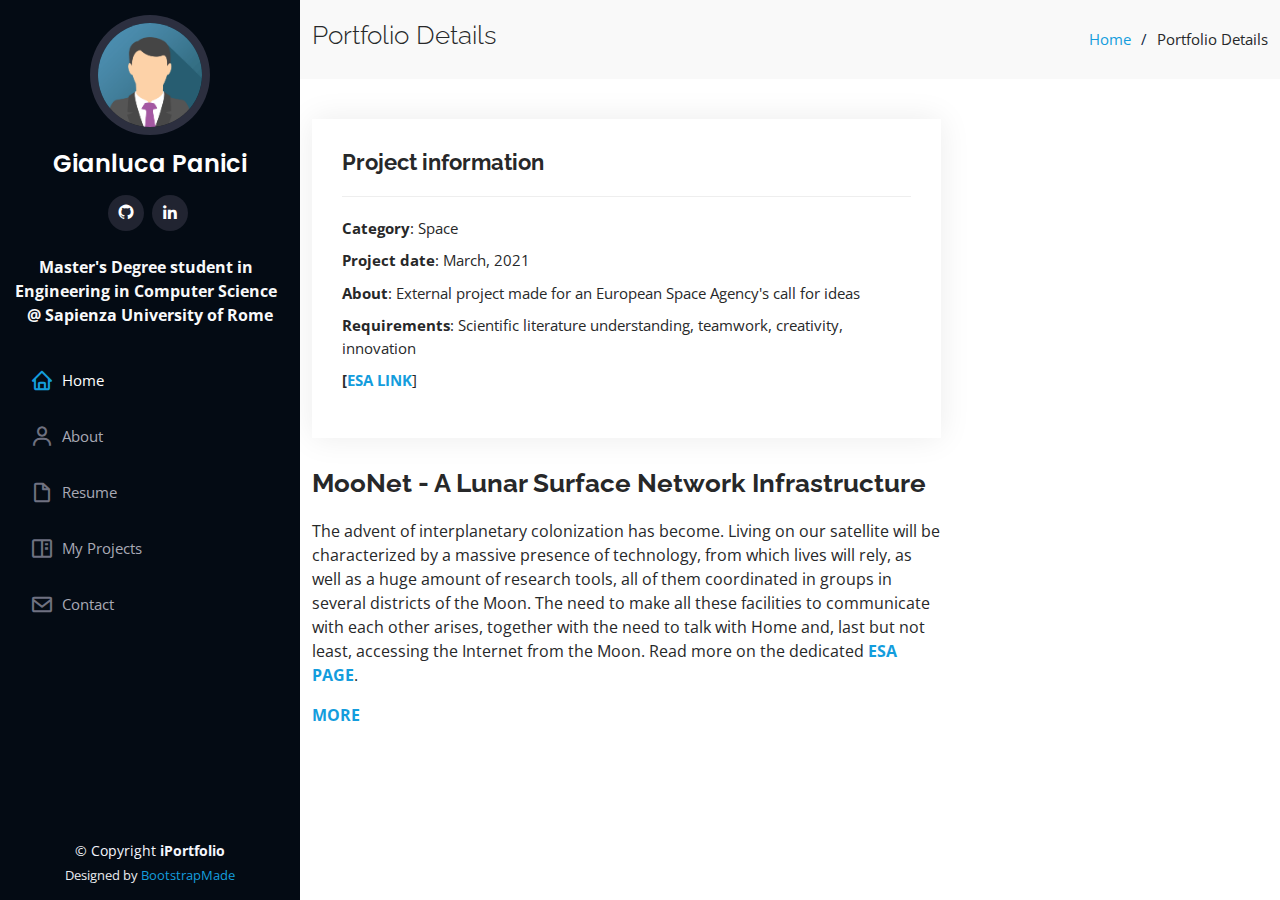
<file: pages/portfolio-details-moonet.html>
<!DOCTYPE html>
<html lang="en">

<head>
  <meta charset="utf-8">
  <meta content="width=device-width, initial-scale=1.0" name="viewport">

  <title>Panici Gianluca</title>
  <meta content="" name="description">
  <meta content="" name="keywords">

  <!-- Favicons -->
  <link href="../assets/img/algorithmicon.png" rel="icon">
  <link href="../assets/img/algorithmicon.png" rel="apple-touch-icon">

  <!-- Google Fonts -->
  <link href="https://fonts.googleapis.com/css?family=Open+Sans:300,300i,400,400i,600,600i,700,700i|Raleway:300,300i,400,400i,500,500i,600,600i,700,700i|Poppins:300,300i,400,400i,500,500i,600,600i,700,700i" rel="stylesheet">

  <!-- Vendor CSS Files -->
  <link href="../assets/vendor/aos/aos.css" rel="stylesheet">
  <link href="../assets/vendor/bootstrap/css/bootstrap.min.css" rel="stylesheet">
  <link href="../assets/vendor/bootstrap-icons/bootstrap-icons.css" rel="stylesheet">
  <link href="../assets/vendor/boxicons/css/boxicons.min.css" rel="stylesheet">
  <link href="../assets/vendor/glightbox/css/glightbox.min.css" rel="stylesheet">
  <link href="../assets/vendor/swiper/swiper-bundle.min.css" rel="stylesheet">

  <!-- Template Main CSS File -->
  <link href="../assets/css/style.css" rel="stylesheet">

<!-- =======================================================
  * IMPORTANT: I am NOT A WEB DESIGNER. I took this template and modified it for my necessities. For respect's sake I'll leave the producer's information.  
  * Template Name: iPortfolio - v3.7.0
  * Template URL: https://bootstrapmade.com/iportfolio-bootstrap-portfolio-websites-template/
  * Author: BootstrapMade.com
  * License: https://bootstrapmade.com/license/
  ======================================================== -->
</head>

<body>

  <!-- ======= Mobile nav toggle button ======= -->
  <i class="bi bi-list mobile-nav-toggle d-xl-none"></i>

  <!-- ======= Header ======= -->
  <header id="header">
    <div class="d-flex flex-column">

      <div class="profile">
        <img src="../assets/img/profile-img.png" alt="" class="img-fluid rounded-circle">
        <h1 class="text-light"><a href="../index.html">Gianluca Panici</a></h1>
        <div class="social-links mt-3 text-center">
          <!--
          <a href="#" class="twitter"><i class="bx bxl-twitter"></i></a>
          <a href="#" class="facebook"><i class="bx bxl-facebook"></i></a>
          <a href="#" class="instagram"><i class="bx bxl-instagram"></i></a>
          <a href="#" class="google-plus"><i class="bx bxl-skype"></i></a>
          -->
          <a href="https://github.com/PanK0" class="githubS"><i class="bx bxl-github"></i></a>
          <a href="https://www.linkedin.com/in/gianluca-panici-452347146/" class="linkedin"><i class="bx bxl-linkedin"></i></a>          
        </div>
        &nbsp;
        <div class="copyright text-light" style="text-align:center" >
          <strong><span>Master's Degree student in &nbsp; Engineering in Computer Science &nbsp; @ Sapienza University of Rome</span></strong>
        </div>
      </div>

      <!-- ======= NAVBAR ======= -->
      <nav id="navbar" class="nav-menu navbar">
        <ul>
          <li><a href="../index.html#hero" class="nav-link scrollto active"><i class="bx bx-home"></i> <span>Home</span></a></li>
          <li><a href="../index.html#about" class="nav-link scrollto"><i class="bx bx-user"></i> <span>About</span></a></li>
          <li><a href="../index.html#resume" class="nav-link scrollto"><i class="bx bx-file-blank"></i> <span>Resume</span></a></li>
          <li><a href="../index.html#portfolio" class="nav-link scrollto"><i class="bx bx-book-content"></i> <span>My Projects</span></a></li>
          <li><a href="../index.html#contact" class="nav-link scrollto"><i class="bx bx-envelope"></i> <span>Contact</span></a></li>
        </ul>
      </nav><!-- .nav-menu -->
    </div>
  </header><!-- End Header -->

  <main id="main">

    <!-- ======= Breadcrumbs ======= -->
    <section id="breadcrumbs" class="breadcrumbs">
      <div class="container">

        <div class="d-flex justify-content-between align-items-center">
          <h2>Portfolio Details</h2>
          <ol>
            <li><a href="../index.html">Home</a></li>
            <li>Portfolio Details</li>
          </ol>
        </div>

      </div>
    </section><!-- End Breadcrumbs -->

    <!-- ======= Portfolio Details Section ======= -->
    <section id="portfolio-details" class="portfolio-details">
      <div class="container">

        <div class="row gy-4">
          
          <!-- Pictures
          <div class="col-lg-8">
            <div class="portfolio-details-slider swiper">
              <div class="swiper-wrapper align-items-center">

                <div class="swiper-slide">
                  <img src="../assets/img/portfolio/portfolio-details-1.jpg" alt="">
                </div>

                <div class="swiper-slide">
                  <img src="../assets/img/portfolio/portfolio-details-2.jpg" alt="">
                </div>

                <div class="swiper-slide">
                  <img src="../assets/img/portfolio/portfolio-details-3.jpg" alt="">
                </div>

              </div>
              <div class="swiper-pagination"></div>
            </div>
          </div>
        -->

          <div class="col-lg-8">
            <div class="portfolio-info">
              <h3>Project information</h3>
              <ul>
                <li><strong>Category</strong>: Space</li>
                <li><strong>Project date</strong>: March, 2021</li>
                <li><strong>About</strong>: External project made for an European Space Agency's call for ideas</li>
                <li><strong>Requirements</strong>: Scientific literature understanding, teamwork, creativity, innovation</li>
                <li><strong>[<a href="https://ideas.esa.int/servlet/hype/IMT?documentTableId=45087622665124788&userAction=Browse&templateName=&documentId=ee5669c4fe10cf6ac633ee2dc20a383d" target="_blank">ESA LINK</a></strong>]</li>
              </ul>
            </div>
            <div class="portfolio-description">
              <h2>MooNet - A Lunar Surface Network Infrastructure</h2>
              <p>
                The advent of interplanetary colonization has become. Living on our satellite will be characterized by a massive presence of technology, 
                from which lives will rely, as well as a huge amount of research tools, all of them coordinated in groups in several districts of the Moon. 
                The need to make all these facilities to communicate with each other arises, together with the need to talk with Home and, last but not least, 
                accessing the Internet from the Moon. 
                
                Read more on the dedicated <strong><a href="https://ideas.esa.int/servlet/hype/IMT?userAction=Browse&templateName=&documentId=7257e8d165a32b877027ebfc5e67d8d9" target="_blank">ESA PAGE</a></strong>.
              </p>
              <strong><a href="https://ideas.esa.int/servlet/hype/IMT?documentTableId=45087622665124788&userAction=Browse&templateName=&documentId=ee5669c4fe10cf6ac633ee2dc20a383d" target="_blank">MORE</a></strong>
            </div>
          </div>

        </div>

      </div>
    </section><!-- End Portfolio Details Section -->

    </main><!-- End #main -->

  <!-- ======= Footer ======= -->
  <footer id="footer">
    <div class="container">
      <div class="copyright">
        &copy; Copyright <strong><span>iPortfolio</span></strong>
      </div>
      <div class="credits">
        <!-- All the links in the footer should remain intact. -->
        <!-- You can delete the links only if you purchased the pro version. -->
        <!-- Licensing information: https://bootstrapmade.com/license/ -->
        <!-- Purchase the pro version with working PHP/AJAX contact form: https://bootstrapmade.com/iportfolio-bootstrap-portfolio-websites-template/ -->
        Designed by <a href="https://bootstrapmade.com/">BootstrapMade</a>
      </div>
    </div>
  </footer><!-- End  Footer -->

  <a href="#" class="back-to-top d-flex align-items-center justify-content-center"><i class="bi bi-arrow-up-short"></i></a>

  <!-- Vendor JS Files -->
  <script src="../assets/vendor/purecounter/purecounter.js"></script>
  <script src="../assets/vendor/aos/aos.js"></script>
  <script src="../assets/vendor/bootstrap/js/bootstrap.bundle.min.js"></script>
  <script src="../assets/vendor/glightbox/js/glightbox.min.js"></script>
  <script src="../assets/vendor/isotope-layout/isotope.pkgd.min.js"></script>
  <script src="../assets/vendor/swiper/swiper-bundle.min.js"></script>
  <script src="../assets/vendor/typed.js/typed.min.js"></script>
  <script src="../assets/vendor/waypoints/noframework.waypoints.js"></script>
  <script src="../assets/vendor/php-email-form/validate.js"></script>

  <!-- Template Main JS File -->
  <script src="../assets/js/main.js"></script>

</body>

</html>
</file>
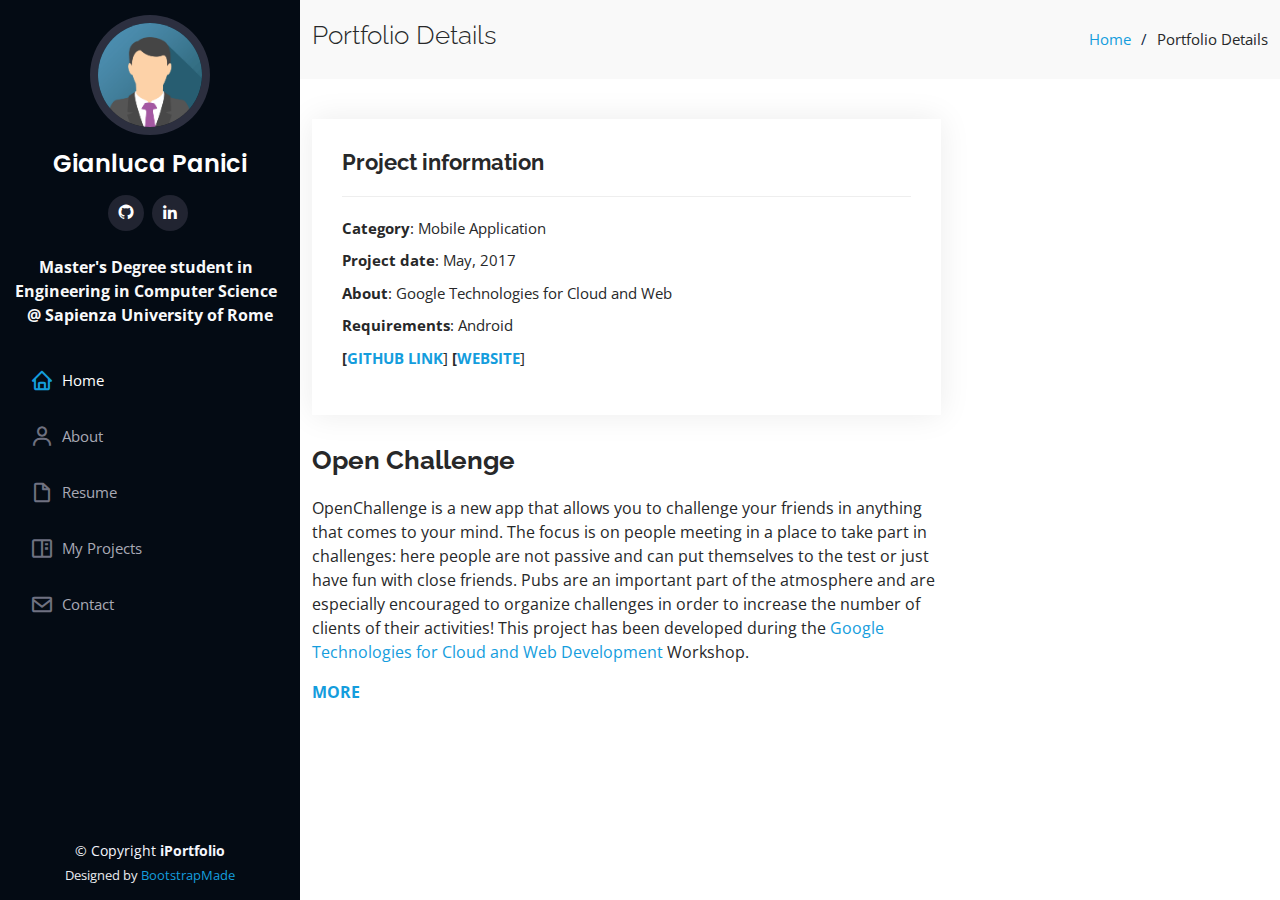
<file: pages/portfolio-details-openchallenge.html>
<!DOCTYPE html>
<html lang="en">

<head>
  <meta charset="utf-8">
  <meta content="width=device-width, initial-scale=1.0" name="viewport">

  <title>Panici Gianluca</title>
  <meta content="" name="description">
  <meta content="" name="keywords">

  <!-- Favicons -->
  <link href="../assets/img/algorithmicon.png" rel="icon">
  <link href="../assets/img/algorithmicon.png" rel="apple-touch-icon">

  <!-- Google Fonts -->
  <link href="https://fonts.googleapis.com/css?family=Open+Sans:300,300i,400,400i,600,600i,700,700i|Raleway:300,300i,400,400i,500,500i,600,600i,700,700i|Poppins:300,300i,400,400i,500,500i,600,600i,700,700i" rel="stylesheet">

  <!-- Vendor CSS Files -->
  <link href="../assets/vendor/aos/aos.css" rel="stylesheet">
  <link href="../assets/vendor/bootstrap/css/bootstrap.min.css" rel="stylesheet">
  <link href="../assets/vendor/bootstrap-icons/bootstrap-icons.css" rel="stylesheet">
  <link href="../assets/vendor/boxicons/css/boxicons.min.css" rel="stylesheet">
  <link href="../assets/vendor/glightbox/css/glightbox.min.css" rel="stylesheet">
  <link href="../assets/vendor/swiper/swiper-bundle.min.css" rel="stylesheet">

  <!-- Template Main CSS File -->
  <link href="../assets/css/style.css" rel="stylesheet">

<!-- =======================================================
  * IMPORTANT: I am NOT A WEB DESIGNER. I took this template and modified it for my necessities. For respect's sake I'll leave the producer's information.  
  * Template Name: iPortfolio - v3.7.0
  * Template URL: https://bootstrapmade.com/iportfolio-bootstrap-portfolio-websites-template/
  * Author: BootstrapMade.com
  * License: https://bootstrapmade.com/license/
  ======================================================== -->
</head>

<body>

  <!-- ======= Mobile nav toggle button ======= -->
  <i class="bi bi-list mobile-nav-toggle d-xl-none"></i>

  <!-- ======= Header ======= -->
  <header id="header">
    <div class="d-flex flex-column">

      <div class="profile">
        <img src="../assets/img/profile-img.png" alt="" class="img-fluid rounded-circle">
        <h1 class="text-light"><a href="../index.html">Gianluca Panici</a></h1>
        <div class="social-links mt-3 text-center">
          <!--
          <a href="#" class="twitter"><i class="bx bxl-twitter"></i></a>
          <a href="#" class="facebook"><i class="bx bxl-facebook"></i></a>
          <a href="#" class="instagram"><i class="bx bxl-instagram"></i></a>
          <a href="#" class="google-plus"><i class="bx bxl-skype"></i></a>
          -->
          <a href="https://github.com/PanK0" class="githubS"><i class="bx bxl-github"></i></a>
          <a href="https://www.linkedin.com/in/gianluca-panici-452347146/" class="linkedin"><i class="bx bxl-linkedin"></i></a>          
        </div>
        &nbsp;
        <div class="copyright text-light" style="text-align:center" >
          <strong><span>Master's Degree student in &nbsp; Engineering in Computer Science &nbsp; @ Sapienza University of Rome</span></strong>
        </div>
      </div>

      <!-- ======= NAVBAR ======= -->
      <nav id="navbar" class="nav-menu navbar">
        <ul>
          <li><a href="../index.html#hero" class="nav-link scrollto active"><i class="bx bx-home"></i> <span>Home</span></a></li>
          <li><a href="../index.html#about" class="nav-link scrollto"><i class="bx bx-user"></i> <span>About</span></a></li>
          <li><a href="../index.html#resume" class="nav-link scrollto"><i class="bx bx-file-blank"></i> <span>Resume</span></a></li>
          <li><a href="../index.html#portfolio" class="nav-link scrollto"><i class="bx bx-book-content"></i> <span>My Projects</span></a></li>
          <li><a href="../index.html#contact" class="nav-link scrollto"><i class="bx bx-envelope"></i> <span>Contact</span></a></li>
        </ul>
      </nav><!-- .nav-menu -->
    </div>
  </header><!-- End Header -->

  <main id="main">

    <!-- ======= Breadcrumbs ======= -->
    <section id="breadcrumbs" class="breadcrumbs">
      <div class="container">

        <div class="d-flex justify-content-between align-items-center">
          <h2>Portfolio Details</h2>
          <ol>
            <li><a href="../index.html">Home</a></li>
            <li>Portfolio Details</li>
          </ol>
        </div>

      </div>
    </section><!-- End Breadcrumbs -->

    <!-- ======= Portfolio Details Section ======= -->
    <section id="portfolio-details" class="portfolio-details">
      <div class="container">

        <div class="row gy-4">
          
          <!-- Pictures
          <div class="col-lg-8">
            <div class="portfolio-details-slider swiper">
              <div class="swiper-wrapper align-items-center">

                <div class="swiper-slide">
                  <img src="../assets/img/portfolio/portfolio-details-1.jpg" alt="">
                </div>

                <div class="swiper-slide">
                  <img src="../assets/img/portfolio/portfolio-details-2.jpg" alt="">
                </div>

                <div class="swiper-slide">
                  <img src="../assets/img/portfolio/portfolio-details-3.jpg" alt="">
                </div>

              </div>
              <div class="swiper-pagination"></div>
            </div>
          </div>
        -->

          <div class="col-lg-8">
            <div class="portfolio-info">
              <h3>Project information</h3>
              <ul>
                <li><strong>Category</strong>: Mobile Application</li>
                <li><strong>Project date</strong>: May, 2017</li>
                <li><strong>About</strong>: Google Technologies for Cloud and Web </li>
                <li><strong>Requirements</strong>: Android</li>
                <li><strong>[<a href="https://github.com/gnufsociety/openchallenge" target="_blank">GITHUB LINK</a></strong>] <strong>[<a href="https://gnufsociety.github.io/index.html" target="_blank">WEBSITE</a></strong>]</li>
              </ul>
            </div>
            <div class="portfolio-description">
              <h2>Open Challenge</h2>
              <p>
                OpenChallenge is a new app that allows you to challenge your friends in anything that comes to your mind.
                The focus is on people meeting in a place to take part in challenges: here people are not passive and can put themselves to the test or just have fun with close friends.
                Pubs are an important part of the atmosphere and are especially encouraged to organize challenges in order to increase the number of clients of their activities!
                This project has been developed during the <a href="https://sites.google.com/a/dis.uniroma1.it/google-technologies-for-cloud-and-web-development/" target="_blank"> Google Technologies for Cloud and Web Development </a> Workshop. 
              </p>
              <strong><a href="https://github.com/PanK0/LIGHT-SERNET" target="_blank">MORE</a></strong>
            </div>
          </div>

        </div>

      </div>
    </section><!-- End Portfolio Details Section -->

    </main><!-- End #main -->

  <!-- ======= Footer ======= -->
  <footer id="footer">
    <div class="container">
      <div class="copyright">
        &copy; Copyright <strong><span>iPortfolio</span></strong>
      </div>
      <div class="credits">
        <!-- All the links in the footer should remain intact. -->
        <!-- You can delete the links only if you purchased the pro version. -->
        <!-- Licensing information: https://bootstrapmade.com/license/ -->
        <!-- Purchase the pro version with working PHP/AJAX contact form: https://bootstrapmade.com/iportfolio-bootstrap-portfolio-websites-template/ -->
        Designed by <a href="https://bootstrapmade.com/">BootstrapMade</a>
      </div>
    </div>
  </footer><!-- End  Footer -->

  <a href="#" class="back-to-top d-flex align-items-center justify-content-center"><i class="bi bi-arrow-up-short"></i></a>

  <!-- Vendor JS Files -->
  <script src="../assets/vendor/purecounter/purecounter.js"></script>
  <script src="../assets/vendor/aos/aos.js"></script>
  <script src="../assets/vendor/bootstrap/js/bootstrap.bundle.min.js"></script>
  <script src="../assets/vendor/glightbox/js/glightbox.min.js"></script>
  <script src="../assets/vendor/isotope-layout/isotope.pkgd.min.js"></script>
  <script src="../assets/vendor/swiper/swiper-bundle.min.js"></script>
  <script src="../assets/vendor/typed.js/typed.min.js"></script>
  <script src="../assets/vendor/waypoints/noframework.waypoints.js"></script>
  <script src="../assets/vendor/php-email-form/validate.js"></script>

  <!-- Template Main JS File -->
  <script src="../assets/js/main.js"></script>

</body>

</html>
</file>
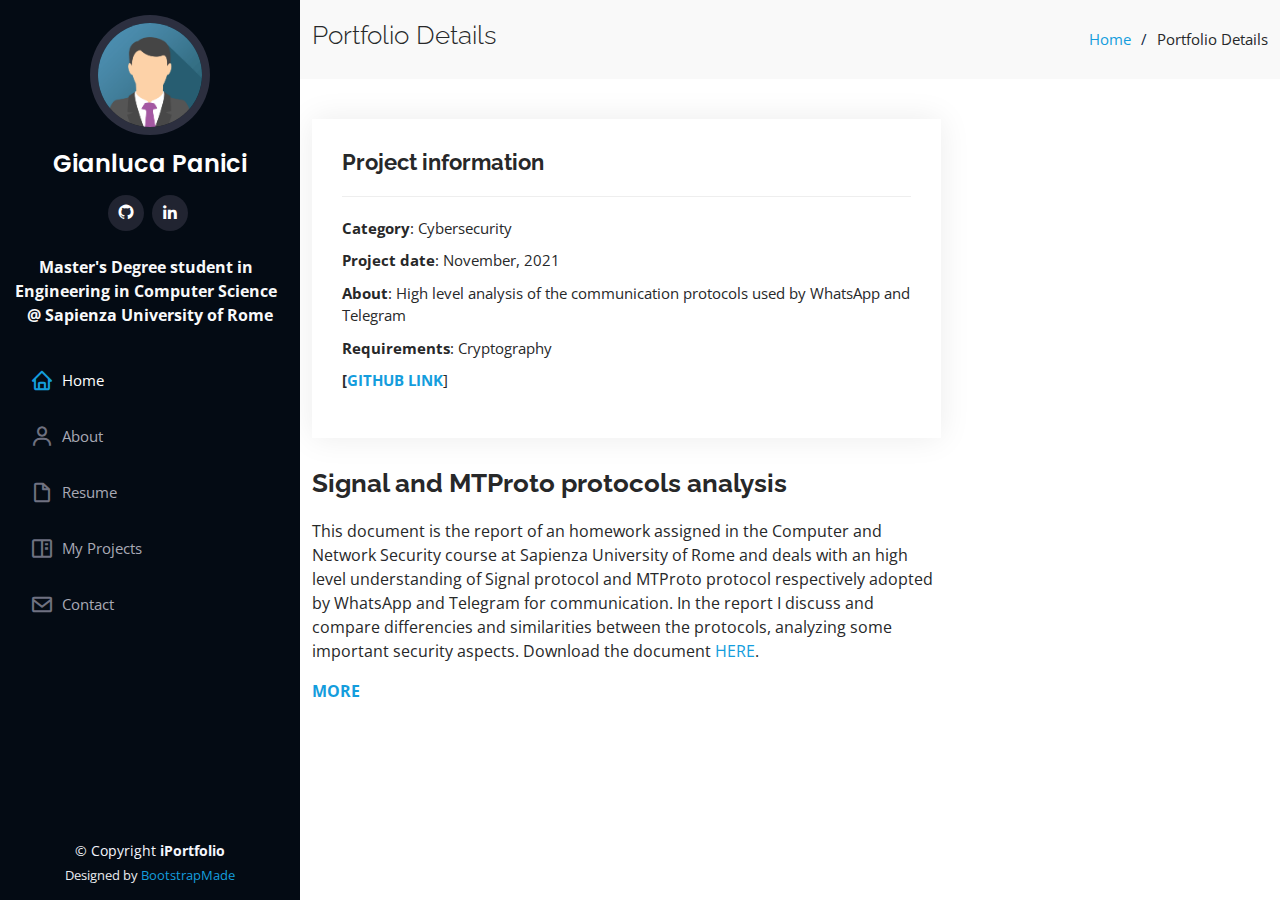
<file: pages/portfolio-details-protocols.html>
<!DOCTYPE html>
<html lang="en">

<head>
  <meta charset="utf-8">
  <meta content="width=device-width, initial-scale=1.0" name="viewport">

  <title>Panici Gianluca</title>
  <meta content="" name="description">
  <meta content="" name="keywords">

  <!-- Favicons -->
  <link href="../assets/img/algorithmicon.png" rel="icon">
  <link href="../assets/img/algorithmicon.png" rel="apple-touch-icon">

  <!-- Google Fonts -->
  <link href="https://fonts.googleapis.com/css?family=Open+Sans:300,300i,400,400i,600,600i,700,700i|Raleway:300,300i,400,400i,500,500i,600,600i,700,700i|Poppins:300,300i,400,400i,500,500i,600,600i,700,700i" rel="stylesheet">

  <!-- Vendor CSS Files -->
  <link href="../assets/vendor/aos/aos.css" rel="stylesheet">
  <link href="../assets/vendor/bootstrap/css/bootstrap.min.css" rel="stylesheet">
  <link href="../assets/vendor/bootstrap-icons/bootstrap-icons.css" rel="stylesheet">
  <link href="../assets/vendor/boxicons/css/boxicons.min.css" rel="stylesheet">
  <link href="../assets/vendor/glightbox/css/glightbox.min.css" rel="stylesheet">
  <link href="../assets/vendor/swiper/swiper-bundle.min.css" rel="stylesheet">

  <!-- Template Main CSS File -->
  <link href="../assets/css/style.css" rel="stylesheet">

<!-- =======================================================
  * IMPORTANT: I am NOT A WEB DESIGNER. I took this template and modified it for my necessities. For respect's sake I'll leave the producer's information.  
  * Template Name: iPortfolio - v3.7.0
  * Template URL: https://bootstrapmade.com/iportfolio-bootstrap-portfolio-websites-template/
  * Author: BootstrapMade.com
  * License: https://bootstrapmade.com/license/
  ======================================================== -->
</head>

<body>

  <!-- ======= Mobile nav toggle button ======= -->
  <i class="bi bi-list mobile-nav-toggle d-xl-none"></i>

  <!-- ======= Header ======= -->
  <header id="header">
    <div class="d-flex flex-column">

      <div class="profile">
        <img src="../assets/img/profile-img.png" alt="" class="img-fluid rounded-circle">
        <h1 class="text-light"><a href="../index.html">Gianluca Panici</a></h1>
        <div class="social-links mt-3 text-center">
          <!--
          <a href="#" class="twitter"><i class="bx bxl-twitter"></i></a>
          <a href="#" class="facebook"><i class="bx bxl-facebook"></i></a>
          <a href="#" class="instagram"><i class="bx bxl-instagram"></i></a>
          <a href="#" class="google-plus"><i class="bx bxl-skype"></i></a>
          -->
          <a href="https://github.com/PanK0" class="githubS"><i class="bx bxl-github"></i></a>
          <a href="https://www.linkedin.com/in/gianluca-panici-452347146/" class="linkedin"><i class="bx bxl-linkedin"></i></a>          
        </div>
        &nbsp;
        <div class="copyright text-light" style="text-align:center" >
          <strong><span>Master's Degree student in &nbsp; Engineering in Computer Science &nbsp; @ Sapienza University of Rome</span></strong>
        </div>
      </div>

      <!-- ======= NAVBAR ======= -->
      <nav id="navbar" class="nav-menu navbar">
        <ul>
          <li><a href="../index.html#hero" class="nav-link scrollto active"><i class="bx bx-home"></i> <span>Home</span></a></li>
          <li><a href="../index.html#about" class="nav-link scrollto"><i class="bx bx-user"></i> <span>About</span></a></li>
          <li><a href="../index.html#resume" class="nav-link scrollto"><i class="bx bx-file-blank"></i> <span>Resume</span></a></li>
          <li><a href="../index.html#portfolio" class="nav-link scrollto"><i class="bx bx-book-content"></i> <span>My Projects</span></a></li>
          <li><a href="../index.html#contact" class="nav-link scrollto"><i class="bx bx-envelope"></i> <span>Contact</span></a></li>
        </ul>
      </nav><!-- .nav-menu -->
    </div>
  </header><!-- End Header -->

  <main id="main">

    <!-- ======= Breadcrumbs ======= -->
    <section id="breadcrumbs" class="breadcrumbs">
      <div class="container">

        <div class="d-flex justify-content-between align-items-center">
          <h2>Portfolio Details</h2>
          <ol>
            <li><a href="../index.html">Home</a></li>
            <li>Portfolio Details</li>
          </ol>
        </div>

      </div>
    </section><!-- End Breadcrumbs -->

    <!-- ======= Portfolio Details Section ======= -->
    <section id="portfolio-details" class="portfolio-details">
      <div class="container">

        <div class="row gy-4">
          
          <!-- Pictures
          <div class="col-lg-8">
            <div class="portfolio-details-slider swiper">
              <div class="swiper-wrapper align-items-center">

                <div class="swiper-slide">
                  <img src="../assets/img/portfolio/portfolio-details-1.jpg" alt="">
                </div>

                <div class="swiper-slide">
                  <img src="../assets/img/portfolio/portfolio-details-2.jpg" alt="">
                </div>

                <div class="swiper-slide">
                  <img src="../assets/img/portfolio/portfolio-details-3.jpg" alt="">
                </div>

              </div>
              <div class="swiper-pagination"></div>
            </div>
          </div>
        -->

          <div class="col-lg-8">
            <div class="portfolio-info">
              <h3>Project information</h3>
              <ul>
                <li><strong>Category</strong>: Cybersecurity</li>
                <li><strong>Project date</strong>: November, 2021</li>
                <li><strong>About</strong>: High level analysis of the communication protocols used by WhatsApp and Telegram</li>
                <li><strong>Requirements</strong>: Cryptography</li>
                <li><strong>[<a href="https://github.com/PanK0/Signal-and-MTProto-protocols-analysis" target="_blank">GITHUB LINK</a></strong>]</li>
              </ul>
            </div>
            <div class="portfolio-description">
              <h2>Signal and MTProto protocols analysis</h2>
              <p>
                This document is the report of an homework assigned in the Computer and Network Security course at Sapienza University of Rome and deals with an high level understanding of 
                Signal protocol and MTProto protocol respectively adopted by WhatsApp and Telegram for communication.
                In the report I discuss and compare differencies and similarities between the protocols, analyzing some important security aspects.
                Download the document <a href="https://github.com/PanK0/Signal-and-MTProto-protocols-analysis/blob/main/Signal-and-MTProto-analysis.pdf" target="_blank">HERE</a>.
              </p>
              <strong><a href="https://github.com/PanK0/Signal-and-MTProto-protocols-analysis" target="_blank">MORE</a></strong>
            </div>
          </div>

        </div>

      </div>
    </section><!-- End Portfolio Details Section -->

    </main><!-- End #main -->

  <!-- ======= Footer ======= -->
  <footer id="footer">
    <div class="container">
      <div class="copyright">
        &copy; Copyright <strong><span>iPortfolio</span></strong>
      </div>
      <div class="credits">
        <!-- All the links in the footer should remain intact. -->
        <!-- You can delete the links only if you purchased the pro version. -->
        <!-- Licensing information: https://bootstrapmade.com/license/ -->
        <!-- Purchase the pro version with working PHP/AJAX contact form: https://bootstrapmade.com/iportfolio-bootstrap-portfolio-websites-template/ -->
        Designed by <a href="https://bootstrapmade.com/">BootstrapMade</a>
      </div>
    </div>
  </footer><!-- End  Footer -->

  <a href="#" class="back-to-top d-flex align-items-center justify-content-center"><i class="bi bi-arrow-up-short"></i></a>

  <!-- Vendor JS Files -->
  <script src="../assets/vendor/purecounter/purecounter.js"></script>
  <script src="../assets/vendor/aos/aos.js"></script>
  <script src="../assets/vendor/bootstrap/js/bootstrap.bundle.min.js"></script>
  <script src="../assets/vendor/glightbox/js/glightbox.min.js"></script>
  <script src="../assets/vendor/isotope-layout/isotope.pkgd.min.js"></script>
  <script src="../assets/vendor/swiper/swiper-bundle.min.js"></script>
  <script src="../assets/vendor/typed.js/typed.min.js"></script>
  <script src="../assets/vendor/waypoints/noframework.waypoints.js"></script>
  <script src="../assets/vendor/php-email-form/validate.js"></script>

  <!-- Template Main JS File -->
  <script src="../assets/js/main.js"></script>

</body>

</html>
</file>
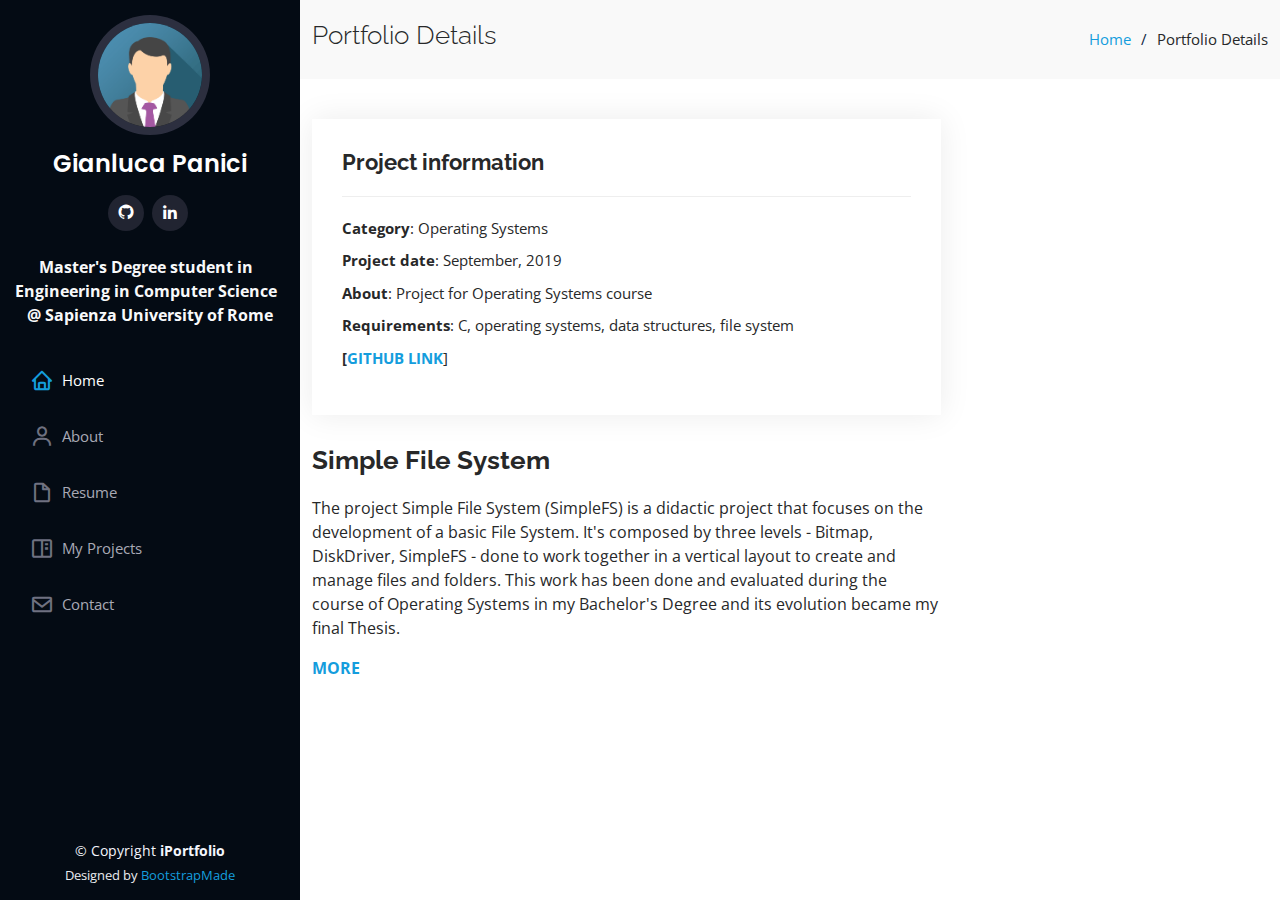
<file: pages/portfolio-details-simplefs.html>
<!DOCTYPE html>
<html lang="en">

<head>
  <meta charset="utf-8">
  <meta content="width=device-width, initial-scale=1.0" name="viewport">

  <title>Panici Gianluca</title>
  <meta content="" name="description">
  <meta content="" name="keywords">

  <!-- Favicons -->
  <link href="../assets/img/algorithmicon.png" rel="icon">
  <link href="../assets/img/algorithmicon.png" rel="apple-touch-icon">

  <!-- Google Fonts -->
  <link href="https://fonts.googleapis.com/css?family=Open+Sans:300,300i,400,400i,600,600i,700,700i|Raleway:300,300i,400,400i,500,500i,600,600i,700,700i|Poppins:300,300i,400,400i,500,500i,600,600i,700,700i" rel="stylesheet">

  <!-- Vendor CSS Files -->
  <link href="../assets/vendor/aos/aos.css" rel="stylesheet">
  <link href="../assets/vendor/bootstrap/css/bootstrap.min.css" rel="stylesheet">
  <link href="../assets/vendor/bootstrap-icons/bootstrap-icons.css" rel="stylesheet">
  <link href="../assets/vendor/boxicons/css/boxicons.min.css" rel="stylesheet">
  <link href="../assets/vendor/glightbox/css/glightbox.min.css" rel="stylesheet">
  <link href="../assets/vendor/swiper/swiper-bundle.min.css" rel="stylesheet">

  <!-- Template Main CSS File -->
  <link href="../assets/css/style.css" rel="stylesheet">

<!-- =======================================================
  * IMPORTANT: I am NOT A WEB DESIGNER. I took this template and modified it for my necessities. For respect's sake I'll leave the producer's information.  
  * Template Name: iPortfolio - v3.7.0
  * Template URL: https://bootstrapmade.com/iportfolio-bootstrap-portfolio-websites-template/
  * Author: BootstrapMade.com
  * License: https://bootstrapmade.com/license/
  ======================================================== -->
</head>

<body>

  <!-- ======= Mobile nav toggle button ======= -->
  <i class="bi bi-list mobile-nav-toggle d-xl-none"></i>

  <!-- ======= Header ======= -->
  <header id="header">
    <div class="d-flex flex-column">

      <div class="profile">
        <img src="../assets/img/profile-img.png" alt="" class="img-fluid rounded-circle">
        <h1 class="text-light"><a href="../index.html">Gianluca Panici</a></h1>
        <div class="social-links mt-3 text-center">
          <!--
          <a href="#" class="twitter"><i class="bx bxl-twitter"></i></a>
          <a href="#" class="facebook"><i class="bx bxl-facebook"></i></a>
          <a href="#" class="instagram"><i class="bx bxl-instagram"></i></a>
          <a href="#" class="google-plus"><i class="bx bxl-skype"></i></a>
          -->
          <a href="https://github.com/PanK0" class="githubS"><i class="bx bxl-github"></i></a>
          <a href="https://www.linkedin.com/in/gianluca-panici-452347146/" class="linkedin"><i class="bx bxl-linkedin"></i></a>          
        </div>
        &nbsp;
        <div class="copyright text-light" style="text-align:center" >
          <strong><span>Master's Degree student in &nbsp; Engineering in Computer Science &nbsp; @ Sapienza University of Rome</span></strong>
        </div>
      </div>

      <!-- ======= NAVBAR ======= -->
      <nav id="navbar" class="nav-menu navbar">
        <ul>
          <li><a href="../index.html#hero" class="nav-link scrollto active"><i class="bx bx-home"></i> <span>Home</span></a></li>
          <li><a href="../index.html#about" class="nav-link scrollto"><i class="bx bx-user"></i> <span>About</span></a></li>
          <li><a href="../index.html#resume" class="nav-link scrollto"><i class="bx bx-file-blank"></i> <span>Resume</span></a></li>
          <li><a href="../index.html#portfolio" class="nav-link scrollto"><i class="bx bx-book-content"></i> <span>My Projects</span></a></li>
          <li><a href="../index.html#contact" class="nav-link scrollto"><i class="bx bx-envelope"></i> <span>Contact</span></a></li>
        </ul>
      </nav><!-- .nav-menu -->
    </div>
  </header><!-- End Header -->

  <main id="main">

    <!-- ======= Breadcrumbs ======= -->
    <section id="breadcrumbs" class="breadcrumbs">
      <div class="container">

        <div class="d-flex justify-content-between align-items-center">
          <h2>Portfolio Details</h2>
          <ol>
            <li><a href="../index.html">Home</a></li>
            <li>Portfolio Details</li>
          </ol>
        </div>

      </div>
    </section><!-- End Breadcrumbs -->

    <!-- ======= Portfolio Details Section ======= -->
    <section id="portfolio-details" class="portfolio-details">
      <div class="container">

        <div class="row gy-4">
          
          <!-- Pictures
          <div class="col-lg-8">
            <div class="portfolio-details-slider swiper">
              <div class="swiper-wrapper align-items-center">

                <div class="swiper-slide">
                  <img src="../assets/img/portfolio/portfolio-details-1.jpg" alt="">
                </div>

                <div class="swiper-slide">
                  <img src="../assets/img/portfolio/portfolio-details-2.jpg" alt="">
                </div>

                <div class="swiper-slide">
                  <img src="../assets/img/portfolio/portfolio-details-3.jpg" alt="">
                </div>

              </div>
              <div class="swiper-pagination"></div>
            </div>
          </div>
        -->

          <div class="col-lg-8">
            <div class="portfolio-info">
              <h3>Project information</h3>
              <ul>
                <li><strong>Category</strong>: Operating Systems</li>
                <li><strong>Project date</strong>: September, 2019</li>
                <li><strong>About</strong>: Project for Operating Systems course</li>
                <li><strong>Requirements</strong>: C, operating systems, data structures, file system</li>
                <li><strong>[<a href="https://github.com/PanK0/Simple-File-System" target="_blank">GITHUB LINK</a></strong>]</li>
              </ul>
            </div>
            <div class="portfolio-description">
              <h2>Simple File System</h2>
              <p>
                The project Simple File System (SimpleFS) is a didactic project that focuses on the development of a basic File System. 
                It's composed by three levels - Bitmap, DiskDriver, SimpleFS - done to work together in a vertical layout to create and manage files and folders.
                This work has been done and evaluated during the course of Operating Systems in my Bachelor's Degree and its evolution became my final Thesis. 
              </p>
              <strong><a href="https://github.com/PanK0/Simple-File-System" target="_blank">MORE</a></strong>
            </div>
          </div>

        </div>

      </div>
    </section><!-- End Portfolio Details Section -->

    </main><!-- End #main -->

  <!-- ======= Footer ======= -->
  <footer id="footer">
    <div class="container">
      <div class="copyright">
        &copy; Copyright <strong><span>iPortfolio</span></strong>
      </div>
      <div class="credits">
        <!-- All the links in the footer should remain intact. -->
        <!-- You can delete the links only if you purchased the pro version. -->
        <!-- Licensing information: https://bootstrapmade.com/license/ -->
        <!-- Purchase the pro version with working PHP/AJAX contact form: https://bootstrapmade.com/iportfolio-bootstrap-portfolio-websites-template/ -->
        Designed by <a href="https://bootstrapmade.com/">BootstrapMade</a>
      </div>
    </div>
  </footer><!-- End  Footer -->

  <a href="#" class="back-to-top d-flex align-items-center justify-content-center"><i class="bi bi-arrow-up-short"></i></a>

  <!-- Vendor JS Files -->
  <script src="../assets/vendor/purecounter/purecounter.js"></script>
  <script src="../assets/vendor/aos/aos.js"></script>
  <script src="../assets/vendor/bootstrap/js/bootstrap.bundle.min.js"></script>
  <script src="../assets/vendor/glightbox/js/glightbox.min.js"></script>
  <script src="../assets/vendor/isotope-layout/isotope.pkgd.min.js"></script>
  <script src="../assets/vendor/swiper/swiper-bundle.min.js"></script>
  <script src="../assets/vendor/typed.js/typed.min.js"></script>
  <script src="../assets/vendor/waypoints/noframework.waypoints.js"></script>
  <script src="../assets/vendor/php-email-form/validate.js"></script>

  <!-- Template Main JS File -->
  <script src="../assets/js/main.js"></script>

</body>

</html>
</file>
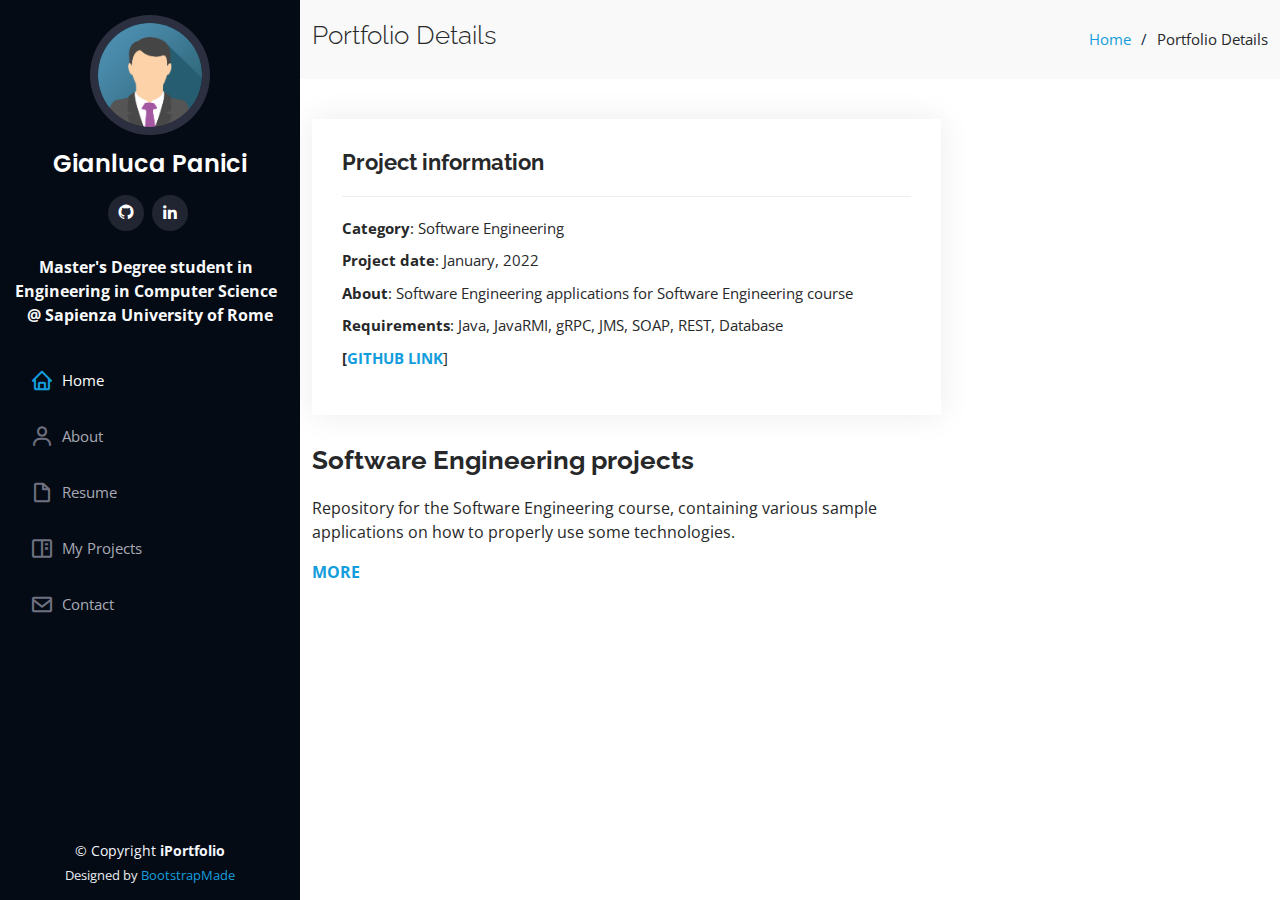
<file: pages/portfolio-details-softeng.html>
<!DOCTYPE html>
<html lang="en">

<head>
  <meta charset="utf-8">
  <meta content="width=device-width, initial-scale=1.0" name="viewport">

  <title>Panici Gianluca</title>
  <meta content="" name="description">
  <meta content="" name="keywords">

  <!-- Favicons -->
  <link href="../assets/img/algorithmicon.png" rel="icon">
  <link href="../assets/img/algorithmicon.png" rel="apple-touch-icon">

  <!-- Google Fonts -->
  <link href="https://fonts.googleapis.com/css?family=Open+Sans:300,300i,400,400i,600,600i,700,700i|Raleway:300,300i,400,400i,500,500i,600,600i,700,700i|Poppins:300,300i,400,400i,500,500i,600,600i,700,700i" rel="stylesheet">

  <!-- Vendor CSS Files -->
  <link href="../assets/vendor/aos/aos.css" rel="stylesheet">
  <link href="../assets/vendor/bootstrap/css/bootstrap.min.css" rel="stylesheet">
  <link href="../assets/vendor/bootstrap-icons/bootstrap-icons.css" rel="stylesheet">
  <link href="../assets/vendor/boxicons/css/boxicons.min.css" rel="stylesheet">
  <link href="../assets/vendor/glightbox/css/glightbox.min.css" rel="stylesheet">
  <link href="../assets/vendor/swiper/swiper-bundle.min.css" rel="stylesheet">

  <!-- Template Main CSS File -->
  <link href="../assets/css/style.css" rel="stylesheet">

<!-- =======================================================
  * IMPORTANT: I am NOT A WEB DESIGNER. I took this template and modified it for my necessities. For respect's sake I'll leave the producer's information.  
  * Template Name: iPortfolio - v3.7.0
  * Template URL: https://bootstrapmade.com/iportfolio-bootstrap-portfolio-websites-template/
  * Author: BootstrapMade.com
  * License: https://bootstrapmade.com/license/
  ======================================================== -->
</head>

<body>

  <!-- ======= Mobile nav toggle button ======= -->
  <i class="bi bi-list mobile-nav-toggle d-xl-none"></i>

  <!-- ======= Header ======= -->
  <header id="header">
    <div class="d-flex flex-column">

      <div class="profile">
        <img src="../assets/img/profile-img.png" alt="" class="img-fluid rounded-circle">
        <h1 class="text-light"><a href="../index.html">Gianluca Panici</a></h1>
        <div class="social-links mt-3 text-center">
          <!--
          <a href="#" class="twitter"><i class="bx bxl-twitter"></i></a>
          <a href="#" class="facebook"><i class="bx bxl-facebook"></i></a>
          <a href="#" class="instagram"><i class="bx bxl-instagram"></i></a>
          <a href="#" class="google-plus"><i class="bx bxl-skype"></i></a>
          -->
          <a href="https://github.com/PanK0" class="githubS"><i class="bx bxl-github"></i></a>
          <a href="https://www.linkedin.com/in/gianluca-panici-452347146/" class="linkedin"><i class="bx bxl-linkedin"></i></a>          
        </div>
        &nbsp;
        <div class="copyright text-light" style="text-align:center" >
          <strong><span>Master's Degree student in &nbsp; Engineering in Computer Science &nbsp; @ Sapienza University of Rome</span></strong>
        </div>
      </div>

      <!-- ======= NAVBAR ======= -->
      <nav id="navbar" class="nav-menu navbar">
        <ul>
          <li><a href="../index.html#hero" class="nav-link scrollto active"><i class="bx bx-home"></i> <span>Home</span></a></li>
          <li><a href="../index.html#about" class="nav-link scrollto"><i class="bx bx-user"></i> <span>About</span></a></li>
          <li><a href="../index.html#resume" class="nav-link scrollto"><i class="bx bx-file-blank"></i> <span>Resume</span></a></li>
          <li><a href="../index.html#portfolio" class="nav-link scrollto"><i class="bx bx-book-content"></i> <span>My Projects</span></a></li>
          <li><a href="../index.html#contact" class="nav-link scrollto"><i class="bx bx-envelope"></i> <span>Contact</span></a></li>
        </ul>
      </nav><!-- .nav-menu -->
    </div>
  </header><!-- End Header -->

  <main id="main">

    <!-- ======= Breadcrumbs ======= -->
    <section id="breadcrumbs" class="breadcrumbs">
      <div class="container">

        <div class="d-flex justify-content-between align-items-center">
          <h2>Portfolio Details</h2>
          <ol>
            <li><a href="../index.html">Home</a></li>
            <li>Portfolio Details</li>
          </ol>
        </div>

      </div>
    </section><!-- End Breadcrumbs -->

    <!-- ======= Portfolio Details Section ======= -->
    <section id="portfolio-details" class="portfolio-details">
      <div class="container">

        <div class="row gy-4">
          
          <!-- Pictures
          <div class="col-lg-8">
            <div class="portfolio-details-slider swiper">
              <div class="swiper-wrapper align-items-center">

                <div class="swiper-slide">
                  <img src="../assets/img/portfolio/portfolio-details-1.jpg" alt="">
                </div>

                <div class="swiper-slide">
                  <img src="../assets/img/portfolio/portfolio-details-2.jpg" alt="">
                </div>

                <div class="swiper-slide">
                  <img src="../assets/img/portfolio/portfolio-details-3.jpg" alt="">
                </div>

              </div>
              <div class="swiper-pagination"></div>
            </div>
          </div>
        -->

          <div class="col-lg-8">
            <div class="portfolio-info">
              <h3>Project information</h3>
              <ul>
                <li><strong>Category</strong>: Software Engineering</li>
                <li><strong>Project date</strong>: January, 2022</li>
                <li><strong>About</strong>: Software Engineering applications for Software Engineering course</li>
                <li><strong>Requirements</strong>: Java, JavaRMI, gRPC, JMS, SOAP, REST, Database</li>
                <li><strong>[<a href="https://github.com/PanK0/Software-Engineering" target="_blank">GITHUB LINK</a></strong>]</li>
              </ul>
            </div>
            <div class="portfolio-description">
              <h2>Software Engineering projects</h2>
              <p>
                Repository for the Software Engineering course, containing various sample applications on how to properly use some technologies. 
              </p>
              <strong><a href="https://github.com/PanK0/Software-Engineering" target="_blank">MORE</a></strong>
            </div>
          </div>

        </div>

      </div>
    </section><!-- End Portfolio Details Section -->

    </main><!-- End #main -->

  <!-- ======= Footer ======= -->
  <footer id="footer">
    <div class="container">
      <div class="copyright">
        &copy; Copyright <strong><span>iPortfolio</span></strong>
      </div>
      <div class="credits">
        <!-- All the links in the footer should remain intact. -->
        <!-- You can delete the links only if you purchased the pro version. -->
        <!-- Licensing information: https://bootstrapmade.com/license/ -->
        <!-- Purchase the pro version with working PHP/AJAX contact form: https://bootstrapmade.com/iportfolio-bootstrap-portfolio-websites-template/ -->
        Designed by <a href="https://bootstrapmade.com/">BootstrapMade</a>
      </div>
    </div>
  </footer><!-- End  Footer -->

  <a href="#" class="back-to-top d-flex align-items-center justify-content-center"><i class="bi bi-arrow-up-short"></i></a>

  <!-- Vendor JS Files -->
  <script src="../assets/vendor/purecounter/purecounter.js"></script>
  <script src="../assets/vendor/aos/aos.js"></script>
  <script src="../assets/vendor/bootstrap/js/bootstrap.bundle.min.js"></script>
  <script src="../assets/vendor/glightbox/js/glightbox.min.js"></script>
  <script src="../assets/vendor/isotope-layout/isotope.pkgd.min.js"></script>
  <script src="../assets/vendor/swiper/swiper-bundle.min.js"></script>
  <script src="../assets/vendor/typed.js/typed.min.js"></script>
  <script src="../assets/vendor/waypoints/noframework.waypoints.js"></script>
  <script src="../assets/vendor/php-email-form/validate.js"></script>

  <!-- Template Main JS File -->
  <script src="../assets/js/main.js"></script>

</body>

</html>
</file>
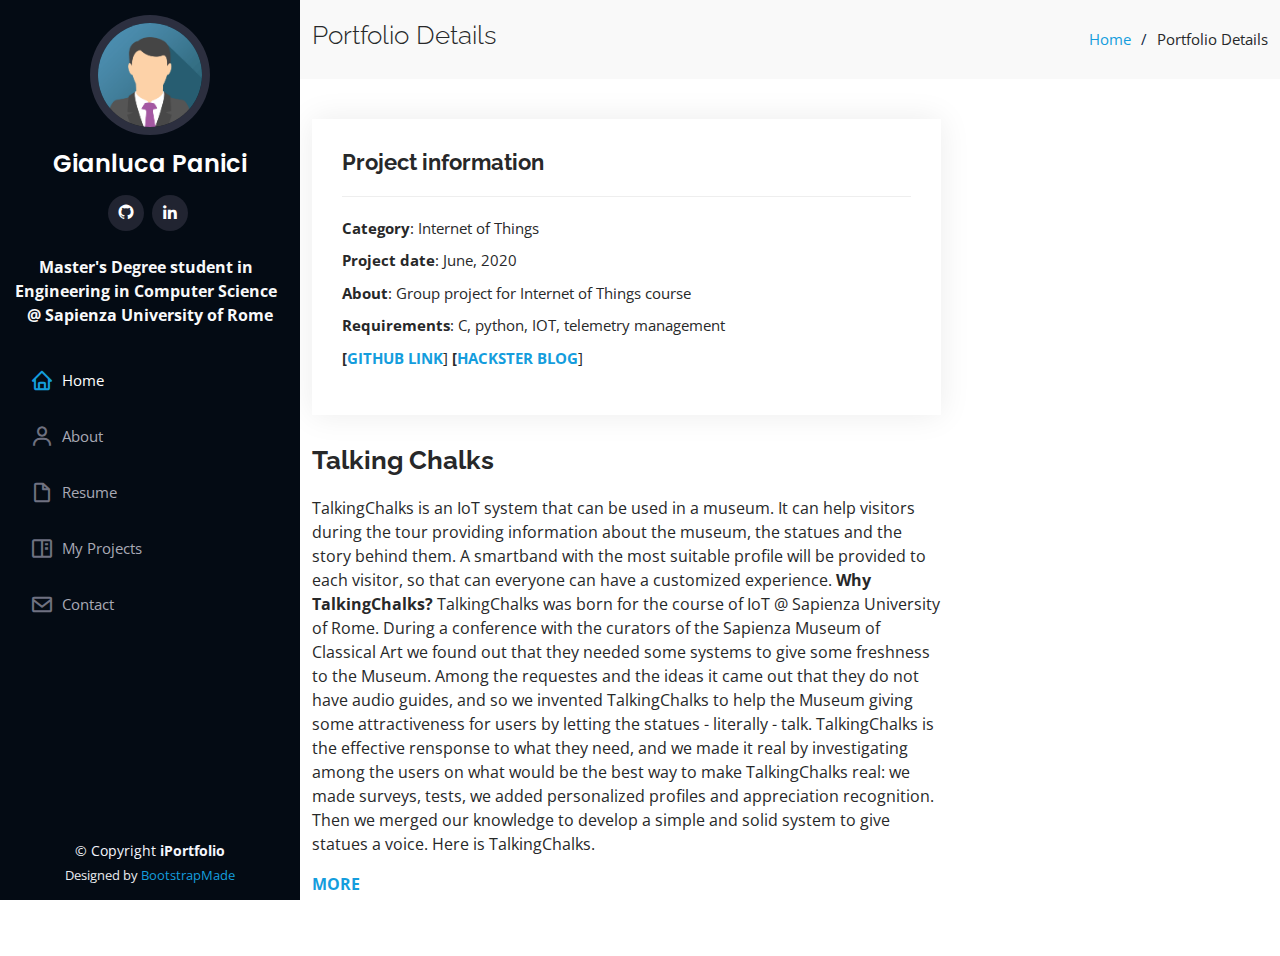
<file: pages/portfolio-details-talkingchalks.html>
<!DOCTYPE html>
<html lang="en">

<head>
  <meta charset="utf-8">
  <meta content="width=device-width, initial-scale=1.0" name="viewport">

  <title>Panici Gianluca</title>
  <meta content="" name="description">
  <meta content="" name="keywords">

  <!-- Favicons -->
  <link href="../assets/img/algorithmicon.png" rel="icon">
  <link href="../assets/img/algorithmicon.png" rel="apple-touch-icon">

  <!-- Google Fonts -->
  <link href="https://fonts.googleapis.com/css?family=Open+Sans:300,300i,400,400i,600,600i,700,700i|Raleway:300,300i,400,400i,500,500i,600,600i,700,700i|Poppins:300,300i,400,400i,500,500i,600,600i,700,700i" rel="stylesheet">

  <!-- Vendor CSS Files -->
  <link href="../assets/vendor/aos/aos.css" rel="stylesheet">
  <link href="../assets/vendor/bootstrap/css/bootstrap.min.css" rel="stylesheet">
  <link href="../assets/vendor/bootstrap-icons/bootstrap-icons.css" rel="stylesheet">
  <link href="../assets/vendor/boxicons/css/boxicons.min.css" rel="stylesheet">
  <link href="../assets/vendor/glightbox/css/glightbox.min.css" rel="stylesheet">
  <link href="../assets/vendor/swiper/swiper-bundle.min.css" rel="stylesheet">

  <!-- Template Main CSS File -->
  <link href="../assets/css/style.css" rel="stylesheet">

<!-- =======================================================
  * IMPORTANT: I am NOT A WEB DESIGNER. I took this template and modified it for my necessities. For respect's sake I'll leave the producer's information.  
  * Template Name: iPortfolio - v3.7.0
  * Template URL: https://bootstrapmade.com/iportfolio-bootstrap-portfolio-websites-template/
  * Author: BootstrapMade.com
  * License: https://bootstrapmade.com/license/
  ======================================================== -->
</head>

<body>

  <!-- ======= Mobile nav toggle button ======= -->
  <i class="bi bi-list mobile-nav-toggle d-xl-none"></i>

  <!-- ======= Header ======= -->
  <header id="header">
    <div class="d-flex flex-column">

      <div class="profile">
        <img src="../assets/img/profile-img.png" alt="" class="img-fluid rounded-circle">
        <h1 class="text-light"><a href="../index.html">Gianluca Panici</a></h1>
        <div class="social-links mt-3 text-center">
          <!--
          <a href="#" class="twitter"><i class="bx bxl-twitter"></i></a>
          <a href="#" class="facebook"><i class="bx bxl-facebook"></i></a>
          <a href="#" class="instagram"><i class="bx bxl-instagram"></i></a>
          <a href="#" class="google-plus"><i class="bx bxl-skype"></i></a>
          -->
          <a href="https://github.com/PanK0" class="githubS"><i class="bx bxl-github"></i></a>
          <a href="https://www.linkedin.com/in/gianluca-panici-452347146/" class="linkedin"><i class="bx bxl-linkedin"></i></a>          
        </div>
        &nbsp;
        <div class="copyright text-light" style="text-align:center" >
          <strong><span>Master's Degree student in &nbsp; Engineering in Computer Science &nbsp; @ Sapienza University of Rome</span></strong>
        </div>
      </div>

      <!-- ======= NAVBAR ======= -->
      <nav id="navbar" class="nav-menu navbar">
        <ul>
          <li><a href="../index.html#hero" class="nav-link scrollto active"><i class="bx bx-home"></i> <span>Home</span></a></li>
          <li><a href="../index.html#about" class="nav-link scrollto"><i class="bx bx-user"></i> <span>About</span></a></li>
          <li><a href="../index.html#resume" class="nav-link scrollto"><i class="bx bx-file-blank"></i> <span>Resume</span></a></li>
          <li><a href="../index.html#portfolio" class="nav-link scrollto"><i class="bx bx-book-content"></i> <span>My Projects</span></a></li>
          <li><a href="../index.html#contact" class="nav-link scrollto"><i class="bx bx-envelope"></i> <span>Contact</span></a></li>
        </ul>
      </nav><!-- .nav-menu -->
    </div>
  </header><!-- End Header -->

  <main id="main">

    <!-- ======= Breadcrumbs ======= -->
    <section id="breadcrumbs" class="breadcrumbs">
      <div class="container">

        <div class="d-flex justify-content-between align-items-center">
          <h2>Portfolio Details</h2>
          <ol>
            <li><a href="../index.html">Home</a></li>
            <li>Portfolio Details</li>
          </ol>
        </div>

      </div>
    </section><!-- End Breadcrumbs -->

    <!-- ======= Portfolio Details Section ======= -->
    <section id="portfolio-details" class="portfolio-details">
      <div class="container">

        <div class="row gy-4">
          
          <!-- Pictures
          <div class="col-lg-8">
            <div class="portfolio-details-slider swiper">
              <div class="swiper-wrapper align-items-center">

                <div class="swiper-slide">
                  <img src="../assets/img/portfolio/portfolio-details-1.jpg" alt="">
                </div>

                <div class="swiper-slide">
                  <img src="../assets/img/portfolio/portfolio-details-2.jpg" alt="">
                </div>

                <div class="swiper-slide">
                  <img src="../assets/img/portfolio/portfolio-details-3.jpg" alt="">
                </div>

              </div>
              <div class="swiper-pagination"></div>
            </div>
          </div>
        -->

          <div class="col-lg-8">
            <div class="portfolio-info">
              <h3>Project information</h3>
              <ul>
                <li><strong>Category</strong>: Internet of Things</li>
                <li><strong>Project date</strong>: June, 2020</li>
                <li><strong>About</strong>: Group project for Internet of Things course</li>
                <li><strong>Requirements</strong>: C, python, IOT, telemetry management</li>
                <li><strong>[<a href="https://github.com/PanK0/TalkingChalks" target="_blank">GITHUB LINK</a></strong>]  <strong>[<a href="https://www.hackster.io/348161/talking-chalks-d497bc" target="_blank">HACKSTER BLOG</a></strong>]</li>
              </ul>
            </div>
            <div class="portfolio-description">
              <h2>Talking Chalks</h2>
              <p>
                TalkingChalks is an IoT system that can be used in a museum. 
                It can help visitors during the tour providing information about the museum, the statues and the story behind them. 
                A smartband with the most suitable profile will be provided to each visitor, so that can everyone can have a customized experience.
                <b>Why TalkingChalks?</b> TalkingChalks was born for the course of IoT @ Sapienza University of Rome.
                During a conference with the curators of the Sapienza Museum of Classical Art we found out that they needed some systems to give some freshness to the Museum. 
                Among the requestes and the ideas it came out that they do not have audio guides, and so we invented TalkingChalks to help the Museum giving some attractiveness for users by letting the statues - literally - talk.
                TalkingChalks is the effective rensponse to what they need, and we made it real by investigating among the users on what would be the best way to make TalkingChalks real: we made surveys, tests, 
                we added personalized profiles and appreciation recognition. Then we merged our knowledge to develop a simple and solid system to give statues a voice. 
                Here is TalkingChalks. 
              </p>
              <strong><a href="https://github.com/PanK0/TalkingChalks" target="_blank">MORE</a></strong>
            </div>
          </div>

        </div>

      </div>
    </section><!-- End Portfolio Details Section -->

    </main><!-- End #main -->

  <!-- ======= Footer ======= -->
  <footer id="footer">
    <div class="container">
      <div class="copyright">
        &copy; Copyright <strong><span>iPortfolio</span></strong>
      </div>
      <div class="credits">
        <!-- All the links in the footer should remain intact. -->
        <!-- You can delete the links only if you purchased the pro version. -->
        <!-- Licensing information: https://bootstrapmade.com/license/ -->
        <!-- Purchase the pro version with working PHP/AJAX contact form: https://bootstrapmade.com/iportfolio-bootstrap-portfolio-websites-template/ -->
        Designed by <a href="https://bootstrapmade.com/">BootstrapMade</a>
      </div>
    </div>
  </footer><!-- End  Footer -->

  <a href="#" class="back-to-top d-flex align-items-center justify-content-center"><i class="bi bi-arrow-up-short"></i></a>

  <!-- Vendor JS Files -->
  <script src="../assets/vendor/purecounter/purecounter.js"></script>
  <script src="../assets/vendor/aos/aos.js"></script>
  <script src="../assets/vendor/bootstrap/js/bootstrap.bundle.min.js"></script>
  <script src="../assets/vendor/glightbox/js/glightbox.min.js"></script>
  <script src="../assets/vendor/isotope-layout/isotope.pkgd.min.js"></script>
  <script src="../assets/vendor/swiper/swiper-bundle.min.js"></script>
  <script src="../assets/vendor/typed.js/typed.min.js"></script>
  <script src="../assets/vendor/waypoints/noframework.waypoints.js"></script>
  <script src="../assets/vendor/php-email-form/validate.js"></script>

  <!-- Template Main JS File -->
  <script src="../assets/js/main.js"></script>

</body>

</html>
</file>
<file: assets/css/style.css>
/**
* Template Name: iPortfolio - v3.7.0
* Template URL: https://bootstrapmade.com/iportfolio-bootstrap-portfolio-websites-template/
* Author: BootstrapMade.com
* License: https://bootstrapmade.com/license/
*/

/*--------------------------------------------------------------
# General
--------------------------------------------------------------*/
body {
  font-family: "Open Sans", sans-serif;
  color: #272829;
}

a {
  color: #149ddd;
  text-decoration: none;
}

a:hover {
  color: #37b3ed;
  text-decoration: none;
}

h1, h2, h3, h4, h5, h6 {
  font-family: "Raleway", sans-serif;
}

/*--------------------------------------------------------------
# Back to top button
--------------------------------------------------------------*/
.back-to-top {
  position: fixed;
  visibility: hidden;
  opacity: 0;
  right: 15px;
  bottom: 15px;
  z-index: 996;
  background: #149ddd;
  width: 40px;
  height: 40px;
  border-radius: 50px;
  transition: all 0.4s;
}
.back-to-top i {
  font-size: 28px;
  color: #fff;
  line-height: 0;
}
.back-to-top:hover {
  background: #2eafec;
  color: #fff;
}
.back-to-top.active {
  visibility: visible;
  opacity: 1;
}

/*--------------------------------------------------------------
# Header
--------------------------------------------------------------*/
#header {
  position: fixed;
  top: 0;
  left: 0;
  bottom: 0;
  width: 300px;
  transition: all ease-in-out 0.5s;
  z-index: 9997;
  transition: all 0.5s;
  padding: 0 15px;
  background: #040b14;
  overflow-y: auto;
}
#header .profile img {
  margin: 15px auto;
  display: block;
  width: 120px;
  border: 8px solid #2c2f3f;
}
#header .profile h1 {
  font-size: 24px;
  margin: 0;
  padding: 0;
  font-weight: 600;
  -moz-text-align-last: center;
  text-align-last: center;
  font-family: "Poppins", sans-serif;
}
#header .profile h1 a, #header .profile h1 a:hover {
  color: #fff;
  text-decoration: none;
}
#header .profile .social-links a {
  font-size: 18px;
  display: inline-block;
  background: #212431;
  color: #fff;
  line-height: 1;
  padding: 8px 0;
  margin-right: 4px;
  border-radius: 50%;
  text-align: center;
  width: 36px;
  height: 36px;
  transition: 0.3s;
}
#header .profile .social-links a:hover {
  background: #149ddd;
  color: #fff;
  text-decoration: none;
}

#main {
  margin-left: 300px;
}

@media (max-width: 1199px) {
  #header {
    left: -300px;
  }

  #main {
    margin-left: 0;
  }
}
/*--------------------------------------------------------------
# Navigation Menu
--------------------------------------------------------------*/
/* Desktop Navigation */
.nav-menu {
  padding: 30px 0 0 0;
}
.nav-menu * {
  margin: 0;
  padding: 0;
  list-style: none;
}
.nav-menu > ul > li {
  position: relative;
  white-space: nowrap;
}
.nav-menu a, .nav-menu a:focus {
  display: flex;
  align-items: center;
  color: #a8a9b4;
  padding: 12px 15px;
  margin-bottom: 8px;
  transition: 0.3s;
  font-size: 15px;
}
.nav-menu a i, .nav-menu a:focus i {
  font-size: 24px;
  padding-right: 8px;
  color: #6f7180;
}
.nav-menu a:hover, .nav-menu .active, .nav-menu .active:focus, .nav-menu li:hover > a {
  text-decoration: none;
  color: #fff;
}
.nav-menu a:hover i, .nav-menu .active i, .nav-menu .active:focus i, .nav-menu li:hover > a i {
  color: #149ddd;
}

/* Mobile Navigation */
.mobile-nav-toggle {
  position: fixed;
  right: 15px;
  top: 15px;
  z-index: 9998;
  border: 0;
  font-size: 24px;
  transition: all 0.4s;
  outline: none !important;
  background-color: #149ddd;
  color: #fff;
  width: 40px;
  height: 40px;
  display: inline-flex;
  align-items: center;
  justify-content: center;
  line-height: 0;
  border-radius: 50px;
  cursor: pointer;
}

.mobile-nav-active {
  overflow: hidden;
}
.mobile-nav-active #header {
  left: 0;
}

/*--------------------------------------------------------------
# Hero Section
--------------------------------------------------------------*/
#hero {
  width: 100%;
  height: 100vh;
  background: url("../img/wood.jpg") top center;
  background-size: cover;
}
#hero:before {
  content: "";
  background: rgba(5, 13, 24, 0.3);
  position: absolute;
  bottom: 0;
  top: 0;
  left: 0;
  right: 0;
  z-index: 1;
}
#hero .hero-container {
  position: relative;
  z-index: 2;
  min-width: 300px;
}
#hero h1 {
  margin: 0 0 10px 0;
  font-size: 64px;
  font-weight: 700;
  line-height: 56px;
  color: #fff;
}
#hero p {
  color: #fff;
  margin-bottom: 50px;
  font-size: 26px;
  font-family: "Poppins", sans-serif;
}
#hero p span {
  color: #fff;
  padding-bottom: 4px;
  letter-spacing: 1px;
  border-bottom: 3px solid #149ddd;
}
@media (min-width: 1024px) {
  #hero {
    background-attachment: fixed;
  }
}
@media (max-width: 768px) {
  #hero h1 {
    font-size: 28px;
    line-height: 36px;
  }
  #hero h2 {
    font-size: 18px;
    line-height: 24px;
    margin-bottom: 30px;
  }
}

/*--------------------------------------------------------------
# Sections General
--------------------------------------------------------------*/
section {
  padding: 60px 0;
  overflow: hidden;
}

.section-bg {
  background: #f5f8fd;
}

.section-title {
  padding-bottom: 30px;
}
.section-title h2 {
  font-size: 32px;
  font-weight: bold;
  margin-bottom: 20px;
  padding-bottom: 20px;
  position: relative;
  color: #173b6c;
}
.section-title h2::after {
  content: "";
  position: absolute;
  display: block;
  width: 50px;
  height: 3px;
  background: #149ddd;
  bottom: 0;
  left: 0;
}
.section-title p {
  margin-bottom: 0;
}

/*--------------------------------------------------------------
# About
--------------------------------------------------------------*/
.about .content h3 {
  font-weight: 700;
  font-size: 26px;
  color: #173b6c;
}
.about .content ul {
  list-style: none;
  padding: 0;
}
.about .content ul li {
  margin-bottom: 20px;
  display: flex;
  align-items: center;
}
.about .content ul strong {
  margin-right: 10px;
}
.about .content ul i {
  font-size: 16px;
  margin-right: 5px;
  color: #149ddd;
  line-height: 0;
}
.about .content p:last-child {
  margin-bottom: 0;
}

/*--------------------------------------------------------------
# Facts
--------------------------------------------------------------*/
.facts {
  padding-bottom: 30px;
}
.facts .count-box {
  padding: 30px;
  width: 100%;
}
.facts .count-box i {
  display: block;
  font-size: 44px;
  color: #149ddd;
  float: left;
  line-height: 0;
}
.facts .count-box span {
  font-size: 48px;
  line-height: 40px;
  display: block;
  font-weight: 700;
  color: #050d18;
  margin-left: 60px;
}
.facts .count-box p {
  padding: 15px 0 0 0;
  margin: 0 0 0 60px;
  font-family: "Raleway", sans-serif;
  font-size: 14px;
  color: #122f57;
}
.facts .count-box a {
  font-weight: 600;
  display: block;
  margin-top: 20px;
  color: #122f57;
  font-size: 15px;
  font-family: "Poppins", sans-serif;
  transition: ease-in-out 0.3s;
}
.facts .count-box a:hover {
  color: #1f5297;
}

/*--------------------------------------------------------------
# Akills
--------------------------------------------------------------*/
.skills .progress {
  height: 60px;
  display: block;
  background: none;
  border-radius: 0;
}
.skills .progress .skill {
  padding: 0;
  margin: 0 0 6px 0;
  text-transform: uppercase;
  display: block;
  font-weight: 600;
  font-family: "Poppins", sans-serif;
  color: #050d18;
}
.skills .progress .skill .val {
  float: right;
  font-style: normal;
}
.skills .progress-bar-wrap {
  background: #dce8f8;
  height: 10px;
}
.skills .progress-bar {
  width: 1px;
  height: 10px;
  transition: 0.9s;
  background-color: #149ddd;
}

/*--------------------------------------------------------------
# Resume
--------------------------------------------------------------*/
.resume .resume-title {
  font-size: 26px;
  font-weight: 700;
  margin-top: 20px;
  margin-bottom: 20px;
  color: #050d18;
}
.resume .resume-item {
  padding: 0 0 20px 20px;
  margin-top: -2px;
  border-left: 2px solid #1f5297;
  position: relative;
}
.resume .resume-item h4 {
  line-height: 18px;
  font-size: 18px;
  font-weight: 600;
  text-transform: uppercase;
  font-family: "Poppins", sans-serif;
  color: #050d18;
  margin-bottom: 10px;
}
.resume .resume-item h5 {
  font-size: 16px;
  background: #e4edf9;
  padding: 5px 15px;
  display: inline-block;
  font-weight: 600;
  margin-bottom: 10px;
}
.resume .resume-item ul {
  padding-left: 20px;
}
.resume .resume-item ul li {
  padding-bottom: 10px;
}
.resume .resume-item:last-child {
  padding-bottom: 0;
}
.resume .resume-item::before {
  content: "";
  position: absolute;
  width: 16px;
  height: 16px;
  border-radius: 50px;
  left: -9px;
  top: 0;
  background: #fff;
  border: 2px solid #1f5297;
}

/*--------------------------------------------------------------
# Portfolio
--------------------------------------------------------------*/
.portfolio .portfolio-item {
  margin-bottom: 30px;
}
.portfolio #portfolio-flters {
  padding: 0;
  margin: 0 auto 35px auto;
  list-style: none;
  text-align: center;
  background: #fff;
  border-radius: 50px;
  padding: 2px 15px;
}
.portfolio #portfolio-flters li {
  cursor: pointer;
  display: inline-block;
  padding: 10px 15px 8px 15px;
  font-size: 14px;
  font-weight: 600;
  line-height: 1;
  text-transform: uppercase;
  color: #272829;
  margin-bottom: 5px;
  transition: all 0.3s ease-in-out;
}
.portfolio #portfolio-flters li:hover, .portfolio #portfolio-flters li.filter-active {
  color: #149ddd;
}
.portfolio #portfolio-flters li:last-child {
  margin-right: 0;
}
.portfolio .portfolio-wrap {
  transition: 0.3s;
  position: relative;
  overflow: hidden;
  z-index: 1;
}
.portfolio .portfolio-wrap::before {
  content: "";
  background: rgba(255, 255, 255, 0.5);
  position: absolute;
  left: 0;
  right: 0;
  top: 0;
  bottom: 0;
  transition: all ease-in-out 0.3s;
  z-index: 2;
  opacity: 0;
}
.portfolio .portfolio-wrap .portfolio-links {
  opacity: 1;
  left: 0;
  right: 0;
  bottom: -60px;
  z-index: 3;
  position: absolute;
  transition: all ease-in-out 0.3s;
  display: flex;
  justify-content: center;
}
.portfolio .portfolio-wrap .portfolio-links a {
  color: #fff;
  font-size: 28px;
  text-align: center;
  background: rgba(20, 157, 221, 0.75);
  transition: 0.3s;
  width: 50%;
}
.portfolio .portfolio-wrap .portfolio-links a:hover {
  background: rgba(20, 157, 221, 0.95);
}
.portfolio .portfolio-wrap .portfolio-links a + a {
  border-left: 1px solid #37b3ed;
}
.portfolio .portfolio-wrap:hover::before {
  top: 0;
  left: 0;
  right: 0;
  bottom: 0;
  opacity: 1;
}
.portfolio .portfolio-wrap:hover .portfolio-links {
  opacity: 1;
  bottom: 0;
}

/*--------------------------------------------------------------
# Portfolio Details
--------------------------------------------------------------*/
.portfolio-details {
  padding-top: 40px;
}
.portfolio-details .portfolio-details-slider img {
  width: 100%;
}
.portfolio-details .portfolio-details-slider .swiper-pagination {
  margin-top: 20px;
  position: relative;
}
.portfolio-details .portfolio-details-slider .swiper-pagination .swiper-pagination-bullet {
  width: 12px;
  height: 12px;
  background-color: #fff;
  opacity: 1;
  border: 1px solid #149ddd;
}
.portfolio-details .portfolio-details-slider .swiper-pagination .swiper-pagination-bullet-active {
  background-color: #149ddd;
}
.portfolio-details .portfolio-info {
  padding: 30px;
  box-shadow: 0px 0 30px rgba(5, 13, 24, 0.08);
}
.portfolio-details .portfolio-info h3 {
  font-size: 22px;
  font-weight: 700;
  margin-bottom: 20px;
  padding-bottom: 20px;
  border-bottom: 1px solid #eee;
}
.portfolio-details .portfolio-info ul {
  list-style: none;
  padding: 0;
  font-size: 15px;
}
.portfolio-details .portfolio-info ul li + li {
  margin-top: 10px;
}
.portfolio-details .portfolio-description {
  padding-top: 30px;
}
.portfolio-details .portfolio-description h2 {
  font-size: 26px;
  font-weight: 700;
  margin-bottom: 20px;
}
.portfolio-details .portfolio-description p {
  padding: 0;
}

/*--------------------------------------------------------------
# Services
--------------------------------------------------------------*/
.services .icon-box {
  margin-bottom: 20px;
}
.services .icon {
  float: left;
  display: flex;
  align-items: center;
  justify-content: center;
  width: 54px;
  height: 54px;
  background: #149ddd;
  border-radius: 50%;
  transition: 0.5s;
  border: 1px solid #149ddd;
}
.services .icon i {
  color: #fff;
  font-size: 24px;
  line-height: 0;
}
.services .icon-box:hover .icon {
  background: #fff;
}
.services .icon-box:hover .icon i {
  color: #149ddd;
}
.services .title {
  margin-left: 80px;
  font-weight: 700;
  margin-bottom: 15px;
  font-size: 18px;
}
.services .title a {
  color: #343a40;
}
.services .title a:hover {
  color: #149ddd;
}
.services .description {
  margin-left: 80px;
  line-height: 24px;
  font-size: 14px;
}

/*--------------------------------------------------------------
# Testimonials
--------------------------------------------------------------*/
.testimonials .testimonials-carousel, .testimonials .testimonials-slider {
  overflow: hidden;
}
.testimonials .testimonial-item {
  box-sizing: content-box;
  text-align: center;
  min-height: 320px;
}
.testimonials .testimonial-item .testimonial-img {
  width: 90px;
  border-radius: 50%;
  margin: 0 auto;
}
.testimonials .testimonial-item h3 {
  font-size: 18px;
  font-weight: bold;
  margin: 10px 0 5px 0;
  color: #111;
}
.testimonials .testimonial-item h4 {
  font-size: 14px;
  color: #999;
  margin: 0;
}
.testimonials .testimonial-item .quote-icon-left, .testimonials .testimonial-item .quote-icon-right {
  color: #c3e8fa;
  font-size: 26px;
}
.testimonials .testimonial-item .quote-icon-left {
  display: inline-block;
  left: -5px;
  position: relative;
}
.testimonials .testimonial-item .quote-icon-right {
  display: inline-block;
  right: -5px;
  position: relative;
  top: 10px;
}
.testimonials .testimonial-item p {
  font-style: italic;
  margin: 0 15px 15px 15px;
  padding: 20px;
  background: #fff;
  position: relative;
  margin-bottom: 35px;
  border-radius: 6px;
  box-shadow: 0px 2px 15px rgba(0, 0, 0, 0.1);
}
.testimonials .testimonial-item p::after {
  content: "";
  width: 0;
  height: 0;
  border-top: 20px solid #fff;
  border-right: 20px solid transparent;
  border-left: 20px solid transparent;
  position: absolute;
  bottom: -20px;
  left: calc(50% - 20px);
}
.testimonials .swiper-pagination {
  margin-top: 20px;
  position: relative;
}
.testimonials .swiper-pagination .swiper-pagination-bullet {
  width: 12px;
  height: 12px;
  background-color: #fff;
  opacity: 1;
  border: 1px solid #149ddd;
}
.testimonials .swiper-pagination .swiper-pagination-bullet-active {
  background-color: #149ddd;
}

/*--------------------------------------------------------------
# Contact
--------------------------------------------------------------*/
.contact {
  padding-bottom: 130px;
}
.contact .info {
  padding: 30px;
  background: #fff;
  width: 100%;
  box-shadow: 0 0 24px 0 rgba(0, 0, 0, 0.12);
}
.contact .info i {
  font-size: 20px;
  color: #149ddd;
  float: left;
  width: 44px;
  height: 44px;
  background: #dff3fc;
  display: flex;
  justify-content: center;
  align-items: center;
  border-radius: 50px;
  transition: all 0.3s ease-in-out;
}
.contact .info h4 {
  padding: 0 0 0 60px;
  font-size: 22px;
  font-weight: 600;
  margin-bottom: 5px;
  color: #050d18;
}
.contact .info p {
  padding: 0 0 10px 60px;
  margin-bottom: 20px;
  font-size: 14px;
  color: #173b6c;
}
.contact .info .email p {
  padding-top: 5px;
}
.contact .info .social-links {
  padding-left: 60px;
}
.contact .info .social-links a {
  font-size: 18px;
  display: inline-block;
  background: #333;
  color: #fff;
  line-height: 1;
  padding: 8px 0;
  border-radius: 50%;
  text-align: center;
  width: 36px;
  height: 36px;
  transition: 0.3s;
  margin-right: 10px;
}
.contact .info .social-links a:hover {
  background: #149ddd;
  color: #fff;
}
.contact .info .email:hover i, .contact .info .address:hover i, .contact .info .phone:hover i {
  background: #149ddd;
  color: #fff;
}
.contact .php-email-form {
  width: 100%;
  padding: 30px;
  background: #fff;
  box-shadow: 0 0 24px 0 rgba(0, 0, 0, 0.12);
}
.contact .php-email-form .form-group {
  padding-bottom: 8px;
}
.contact .php-email-form .validate {
  display: none;
  color: red;
  margin: 0 0 15px 0;
  font-weight: 400;
  font-size: 13px;
}
.contact .php-email-form .error-message {
  display: none;
  color: #fff;
  background: #ed3c0d;
  text-align: left;
  padding: 15px;
  font-weight: 600;
}
.contact .php-email-form .error-message br + br {
  margin-top: 25px;
}
.contact .php-email-form .sent-message {
  display: none;
  color: #fff;
  background: #18d26e;
  text-align: center;
  padding: 15px;
  font-weight: 600;
}
.contact .php-email-form .loading {
  display: none;
  background: #fff;
  text-align: center;
  padding: 15px;
}
.contact .php-email-form .loading:before {
  content: "";
  display: inline-block;
  border-radius: 50%;
  width: 24px;
  height: 24px;
  margin: 0 10px -6px 0;
  border: 3px solid #18d26e;
  border-top-color: #eee;
  -webkit-animation: animate-loading 1s linear infinite;
  animation: animate-loading 1s linear infinite;
}
.contact .php-email-form .form-group {
  margin-bottom: 15px;
}
.contact .php-email-form label {
  padding-bottom: 8px;
}
.contact .php-email-form input, .contact .php-email-form textarea {
  border-radius: 0;
  box-shadow: none;
  font-size: 14px;
}
.contact .php-email-form input {
  height: 44px;
}
.contact .php-email-form textarea {
  padding: 10px 15px;
}
.contact .php-email-form button[type=submit] {
  background: #149ddd;
  border: 0;
  padding: 10px 24px;
  color: #fff;
  transition: 0.4s;
  border-radius: 4px;
}
.contact .php-email-form button[type=submit]:hover {
  background: #37b3ed;
}
@-webkit-keyframes animate-loading {
  0% {
    transform: rotate(0deg);
  }
  100% {
    transform: rotate(360deg);
  }
}
@keyframes animate-loading {
  0% {
    transform: rotate(0deg);
  }
  100% {
    transform: rotate(360deg);
  }
}

/*--------------------------------------------------------------
# Breadcrumbs
--------------------------------------------------------------*/
.breadcrumbs {
  padding: 20px 0;
  background: #f9f9f9;
}
.breadcrumbs h2 {
  font-size: 26px;
  font-weight: 300;
}
.breadcrumbs ol {
  display: flex;
  flex-wrap: wrap;
  list-style: none;
  padding: 0;
  margin: 0;
  font-size: 15px;
}
.breadcrumbs ol li + li {
  padding-left: 10px;
}
.breadcrumbs ol li + li::before {
  display: inline-block;
  padding-right: 10px;
  color: #0e2442;
  content: "/";
}
@media (max-width: 768px) {
  .breadcrumbs .d-flex {
    display: block !important;
  }
  .breadcrumbs ol {
    display: block;
  }
  .breadcrumbs ol li {
    display: inline-block;
  }
}

/*--------------------------------------------------------------
# Footer
--------------------------------------------------------------*/
#footer {
  padding: 15px;
  color: #f4f6fd;
  font-size: 14px;
  position: fixed;
  left: 0;
  bottom: 0;
  width: 300px;
  z-index: 9999;
  background: #040b14;
}
#footer .copyright {
  text-align: center;
}
#footer .credits {
  padding-top: 5px;
  text-align: center;
  font-size: 13px;
  color: #eaebf0;
}
@media (max-width: 1199px) {
  #footer {
    position: static;
    width: auto;
    padding-right: 20px 15px;
  }
}
</file>
